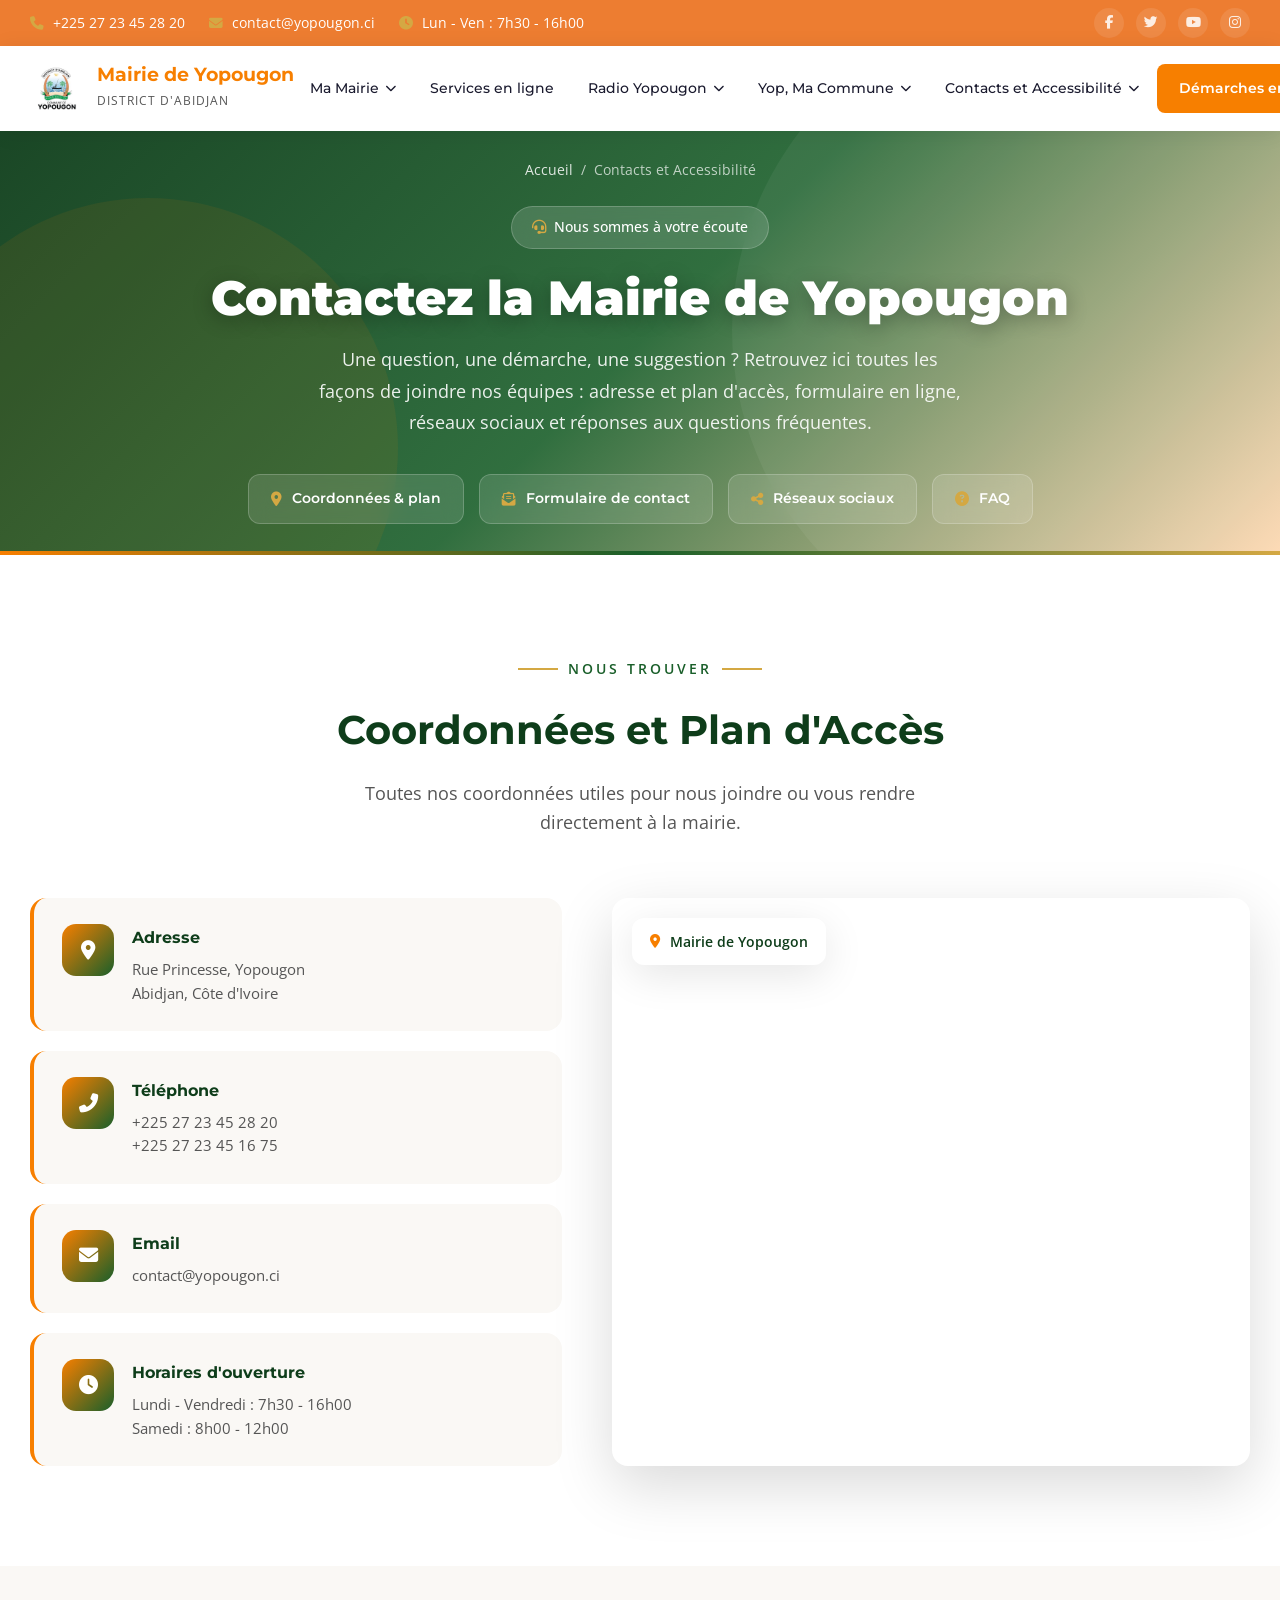
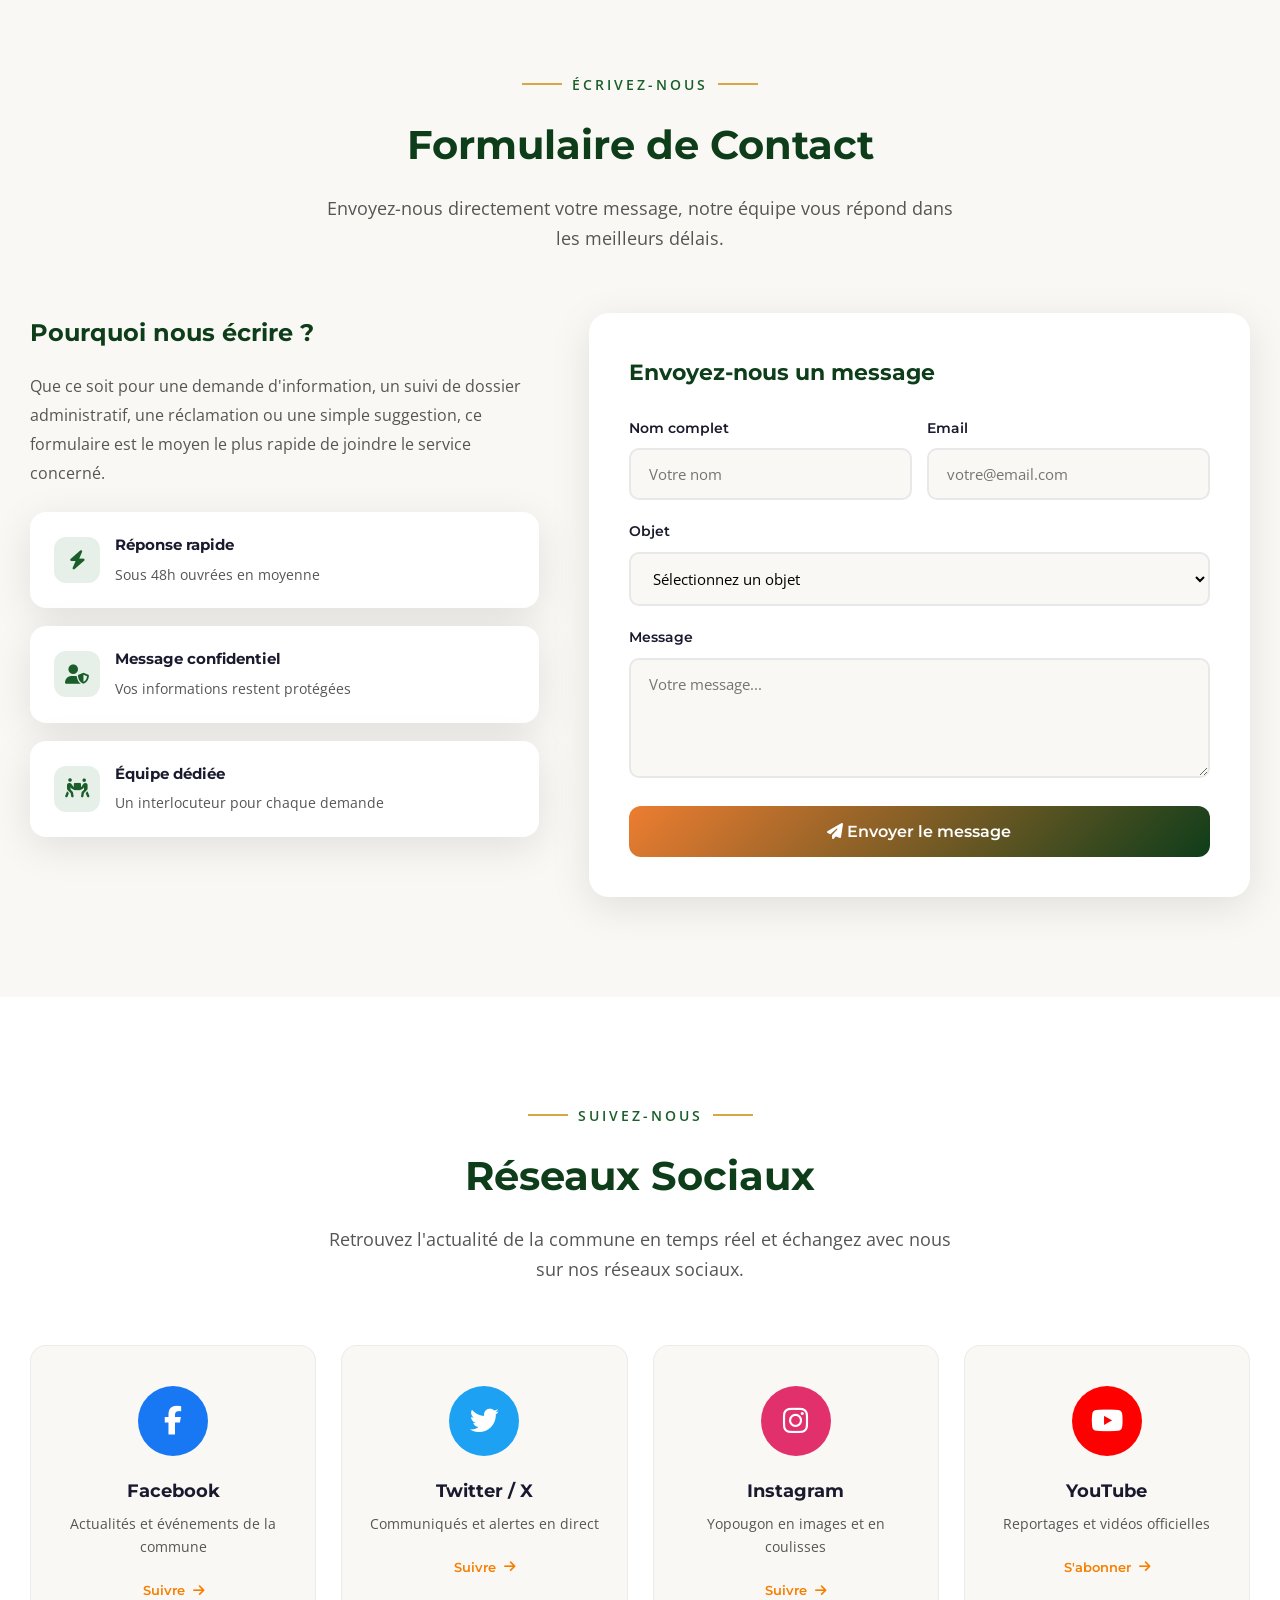
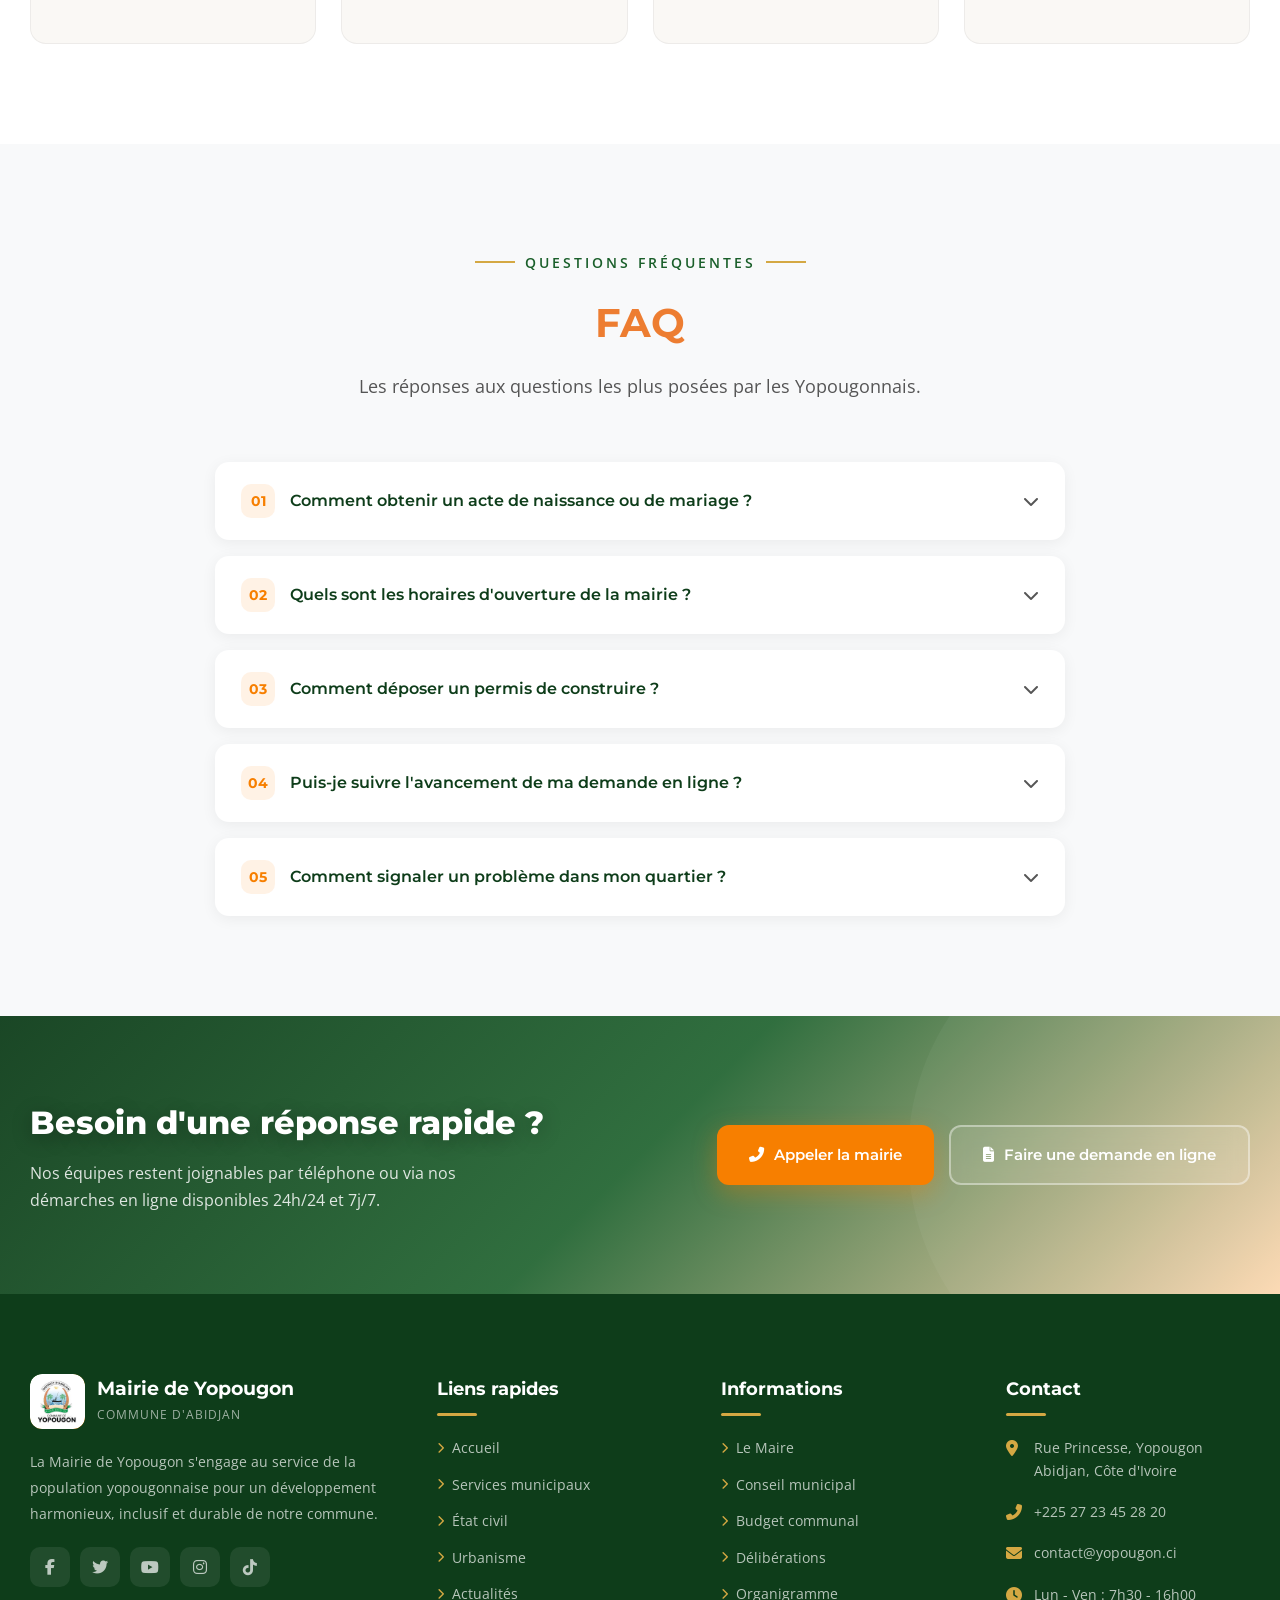
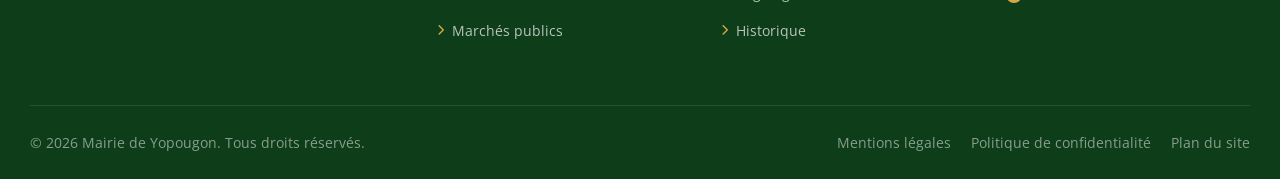
<file: contact.html>
<!DOCTYPE html>
<html lang="fr">
<head>
    <meta charset="UTF-8">
    <meta name="viewport" content="width=device-width, initial-scale=1.0">
    <meta name="description" content="Contactez la Mairie de Yopougon - Coordonnées, formulaire de contact, réseaux sociaux et FAQ">
    <title>Contact - Mairie de Yopougon</title>
    <link href="https://fonts.googleapis.com/css2?family=Montserrat:wght@300;400;500;600;700;800&family=Open+Sans:wght@300;400;500;600;700&display=swap" rel="stylesheet">
    <link rel="stylesheet" href="https://cdnjs.cloudflare.com/ajax/libs/font-awesome/6.5.0/css/all.min.css">
    <link rel="stylesheet" href="css/base.css">
    <link rel="stylesheet" href="css/navbar.css">
    <link rel="stylesheet" href="css/contact.css">
</head>
<body>

    <!-- TOP BAR -->
    <div class="top-bar">
        <div class="container">
            <div class="top-bar-left">
                <span><i class="fas fa-phone"></i> +225 27 23 45 28 20</span>
                <span><i class="fas fa-envelope"></i> contact@yopougon.ci</span>
                <span><i class="fas fa-clock"></i> Lun - Ven : 7h30 - 16h00</span>
            </div>
            <div class="top-bar-right">
                <a href="#" aria-label="Facebook"><i class="fab fa-facebook-f"></i></a>
                <a href="#" aria-label="Twitter"><i class="fab fa-twitter"></i></a>
                <a href="#" aria-label="YouTube"><i class="fab fa-youtube"></i></a>
                <a href="#" aria-label="Instagram"><i class="fab fa-instagram"></i></a>
            </div>
        </div>
    </div>

    <!-- NAVBAR -->
    <nav class="navbar" id="navbar">
        <div class="container">
            <a href="index.html" class="logo">
                <div class="logo-icon"><img src="images/logo-2.jpg" style="height: 100%; width: 100%; object-fit: cover;" alt="Logo Mairie de Yopougon"></div>
                <div class="logo-text">
                    <h1>Mairie de Yopougon</h1>
                    <span>District d'Abidjan</span>
                </div>
            </a>

            <div class="main-nav" id="mainNav">
                <ul>
                    <li>
                        <button class="nav-toggle" aria-expanded="false" aria-haspopup="true">
                            Ma Mairie <i class="fas fa-chevron-down chevron"></i>
                        </button>
                        <ul class="dropdown-menu">
                            <li>
                                <button class="nav-toggle" aria-expanded="false" aria-haspopup="true">
                                    <span><i class="fas fa-user-tie item-icon"></i> Le Maire</span>
                                    <i class="fas fa-chevron-right chevron-flyout"></i>
                                </button>
                                <ul class="flyout-menu">
                                    <li><a href="maire_adama_bictogo.html#maire">Mot du Maire</a></li>
                                    <li><a href="maire_adama_bictogo.html#biographie">Biographie</a></li>
                                </ul>
                            </li>
                            <li>
                                <button class="nav-toggle" aria-expanded="false" aria-haspopup="true">
                                    <span><i class="fas fa-sitemap item-icon"></i> Organisation politique et administrative</span>
                                    <i class="fas fa-chevron-right chevron-flyout"></i>
                                </button>
                                <ul class="flyout-menu">
                                    <li><a href="encoursdeconstruction.html">Secrétariat Général</a></li>
                                    <li><a href="encoursdeconstruction.html">La Municipalité</a></li>
                                    <li><a href="encoursdeconstruction.html">Le Conseil Municipal</a></li>
                                    <li><a href="encoursdeconstruction.html">Commissions du Conseil Municipal</a></li>
                                    <li><a href="encoursdeconstruction.html">Directions Techniques et Administratives</a></li>
                                </ul>
                            </li>
                            <li>
                                <button class="nav-toggle" aria-expanded="false" aria-haspopup="true">
                                    <span><i class="fas fa-newspaper item-icon"></i> Actualités de la commune</span>
                                    <i class="fas fa-chevron-right chevron-flyout"></i>
                                </button>
                                <ul class="flyout-menu">
                                    <li><a href="index.html#actualites">Actualités</a></li>
                                    <li><a href="encoursdeconstruction.html">Vidéothèque</a></li>
                                    <li><a href="encoursdeconstruction.html">Opportunités d'affaires</a></li>
                                    <li><a href="encoursdeconstruction.html">Agenda</a></li>
                                </ul>
                            </li>
                            <li><a href="encoursdeconstruction.html"><i class="fas fa-diagram-project item-icon"></i> Nos Projets</a></li>
                        </ul>
                    </li>

                    <li><a href="index.html#demande">Services en ligne</a></li>

                    <li>
                        <button class="nav-toggle" aria-expanded="false" aria-haspopup="true">
                            Radio Yopougon <i class="fas fa-chevron-down chevron"></i>
                        </button>
                        <ul class="dropdown-menu">
                            <li><a href="encoursdeconstruction.html"><i class="fas fa-circle-info item-icon"></i> Informations générales</a></li>
                            <li><a href="encoursdeconstruction.html"><i class="fas fa-list item-icon"></i> Programme de la radio</a></li>
                            <li><a href="encoursdeconstruction.html"><i class="fas fa-umbrella-beach item-icon"></i> Spécial vacances</a></li>
                            <li><a href="encoursdeconstruction.html"><i class="fab fa-facebook item-icon"></i> Facebook</a></li>
                        </ul>
                    </li>

                    <li>
                        <button class="nav-toggle" aria-expanded="false" aria-haspopup="true">
                            Yop, Ma Commune <i class="fas fa-chevron-down chevron"></i>
                        </button>
                        <ul class="dropdown-menu">
                            <li><a href="encoursdeconstruction.html"><i class="fas fa-scroll item-icon"></i> Histoire</a></li>
                            <li><a href="encoursdeconstruction.html"><i class="fas fa-landmark item-icon"></i> Histoire politique</a></li>
                            <li><a href="encoursdeconstruction.html"><i class="fas fa-map item-icon"></i> Géographie</a></li>
                            <li><a href="encoursdeconstruction.html"><i class="fas fa-people-group item-icon"></i> Gouvernance participative</a></li>
                            <li><a href="encoursdeconstruction.html"><i class="fas fa-chart-line item-icon"></i> Économie</a></li>
                            <li><a href="encoursdeconstruction.html"><i class="fas fa-briefcase item-icon"></i> Emplois</a></li>
                            <li><a href="encoursdeconstruction.html"><i class="fas fa-futbol item-icon"></i> Sport et culture</a></li>
                            <li><a href="encoursdeconstruction.html"><i class="fas fa-umbrella-beach item-icon"></i> Tourisme et loisirs</a></li>
                        </ul>
                    </li>

                    <li>
                        <button class="nav-toggle" aria-expanded="false" aria-haspopup="true">
                            Contacts et Accessibilité <i class="fas fa-chevron-down chevron"></i>
                        </button>
                        <ul class="dropdown-menu">
                            <li><a href="contact.html#coordonnees"><i class="fas fa-map-marker-alt item-icon"></i> Coordonnées et plans d'accès</a></li>
                            <li><a href="contact.html#formulaire"><i class="fas fa-envelope-open-text item-icon"></i> Formulaire de contact</a></li>
                            <li><a href="contact.html#reseaux"><i class="fas fa-share-nodes item-icon"></i> Réseaux sociaux</a></li>
                            <li><a href="contact.html#faq"><i class="fas fa-circle-question item-icon"></i> FAQ</a></li>
                        </ul>
                    </li>

                    <li class="nav-cta"><a href="index.html#demande">Démarches en ligne</a></li>
                </ul>
            </div>

            <button class="hamburger" id="hamburger" aria-label="Ouvrir le menu" aria-expanded="false">
                <span></span>
                <span></span>
                <span></span>
            </button>
        </div>
    </nav>
    <div class="nav-overlay" id="navOverlay"></div>

    <!-- PAGE HERO -->
    <section class="page-hero">
        <div class="container">
            <div class="breadcrumb">
                <a href="index.html">Accueil</a> <span>/</span> <span>Contacts et Accessibilité</span>
            </div>
            <div class="page-hero-badge">
                <i class="fas fa-headset"></i> Nous sommes à votre écoute
            </div>
            <h1>Contactez la Mairie de Yopougon</h1>
            <p>Une question, une démarche, une suggestion ? Retrouvez ici toutes les façons de joindre nos équipes : adresse et plan d'accès, formulaire en ligne, réseaux sociaux et réponses aux questions fréquentes.</p>
            <div class="quick-links fade-in">
                <a href="#coordonnees" class="quick-link"><i class="fas fa-map-marker-alt"></i> Coordonnées & plan</a>
                <a href="#formulaire" class="quick-link"><i class="fas fa-envelope-open-text"></i> Formulaire de contact</a>
                <a href="#reseaux" class="quick-link"><i class="fas fa-share-nodes"></i> Réseaux sociaux</a>
                <a href="#faq" class="quick-link"><i class="fas fa-circle-question"></i> FAQ</a>
            </div>
        </div>
    </section>

    <!-- COORDONNÉES & PLAN D'ACCÈS -->
    <section class="coordonnees" id="coordonnees">
        <div class="container">
            <div class="section-header fade-in">
                <div class="overline">Nous trouver</div>
                <h2>Coordonnées et Plan d'Accès</h2>
                <p>Toutes nos coordonnées utiles pour nous joindre ou vous rendre directement à la mairie.</p>
            </div>

            <div class="coord-grid">
                <div class="coord-cards fade-in">
                    <div class="coord-card">
                        <div class="coord-icon"><i class="fas fa-map-marker-alt"></i></div>
                        <div>
                            <h4>Adresse</h4>
                            <p>Rue Princesse, Yopougon<br>Abidjan, Côte d'Ivoire</p>
                        </div>
                    </div>
                    <div class="coord-card">
                        <div class="coord-icon"><i class="fas fa-phone-alt"></i></div>
                        <div>
                            <h4>Téléphone</h4>
                            <p><a href="tel:+22527234528">+225 27 23 45 28 20</a><br><a href="tel:+22527234516">+225 27 23 45 16 75</a></p>
                        </div>
                    </div>
                    <div class="coord-card">
                        <div class="coord-icon"><i class="fas fa-envelope"></i></div>
                        <div>
                            <h4>Email</h4>
                            <p><a href="mailto:contact@yopougon.ci">contact@yopougon.ci</a></p>
                        </div>
                    </div>
                    <div class="coord-card">
                        <div class="coord-icon"><i class="fas fa-clock"></i></div>
                        <div>
                            <h4>Horaires d'ouverture</h4>
                            <p>Lundi - Vendredi : 7h30 - 16h00<br>Samedi : 8h00 - 12h00</p>
                        </div>
                    </div>
                </div>

                <div class="map-wrapper fade-in">
                    <div class="map-pin-badge"><i class="fas fa-location-dot"></i> Mairie de Yopougon</div>
                    <iframe
                        src="https://www.google.com/maps/embed?pb=!1m18!1m12!1m3!1d3972.123!2d-4.0825!3d5.3489!2m3!1f0!2f0!3f0!3m2!1i1024!2i768!4f13.1!3m3!1m2!1s0x0%3A0x0!2zNcKwMjAnNTYuMCJOIDTCsDAwJzQyLjAiVw!5e0!3m2!1sfr!2sci!4v1234567890"
                        allowfullscreen="" loading="lazy" title="Plan d'accès à la Mairie de Yopougon"></iframe>
                </div>
            </div>
        </div>
    </section>

    <!-- FORMULAIRE DE CONTACT -->
    <section class="formulaire-section" id="formulaire">
        <div class="container">
            <div class="section-header fade-in">
                <div class="overline">Écrivez-nous</div>
                <h2>Formulaire de Contact</h2>
                <p>Envoyez-nous directement votre message, notre équipe vous répond dans les meilleurs délais.</p>
            </div>

            <div class="form-grid">
                <div class="form-side-info fade-in">
                    <h3>Pourquoi nous écrire ?</h3>
                    <p>Que ce soit pour une demande d'information, un suivi de dossier administratif, une réclamation ou une simple suggestion, ce formulaire est le moyen le plus rapide de joindre le service concerné.</p>

                    <div class="response-time">
                        <div class="r-icon"><i class="fas fa-bolt"></i></div>
                        <div>
                            <h4>Réponse rapide</h4>
                            <span>Sous 48h ouvrées en moyenne</span>
                        </div>
                    </div>
                    <div class="response-time">
                        <div class="r-icon"><i class="fas fa-user-shield"></i></div>
                        <div>
                            <h4>Message confidentiel</h4>
                            <span>Vos informations restent protégées</span>
                        </div>
                    </div>
                    <div class="response-time">
                        <div class="r-icon"><i class="fas fa-people-carry"></i></div>
                        <div>
                            <h4>Équipe dédiée</h4>
                            <span>Un interlocuteur pour chaque demande</span>
                        </div>
                    </div>
                </div>

                <div class="contact-form fade-in">
                    <h3>Envoyez-nous un message</h3>
                    <form id="contactForm">
                        <div class="form-row">
                            <div class="form-group">
                                <label>Nom complet</label>
                                <input type="text" placeholder="Votre nom" required>
                            </div>
                            <div class="form-group">
                                <label>Email</label>
                                <input type="email" placeholder="votre@email.com" required>
                            </div>
                        </div>
                        <div class="form-group">
                            <label>Objet</label>
                            <select required>
                                <option value="">Sélectionnez un objet</option>
                                <option>Demande d'information</option>
                                <option>État civil</option>
                                <option>Urbanisme</option>
                                <option>Réclamation</option>
                                <option>Suggestion</option>
                                <option>Autre</option>
                            </select>
                        </div>
                        <div class="form-group">
                            <label>Message</label>
                            <textarea placeholder="Votre message..." required></textarea>
                        </div>
                        <button type="submit" class="btn-submit">
                            <i class="fas fa-paper-plane"></i> Envoyer le message
                        </button>
                    </form>
                </div>
            </div>
        </div>
    </section>

    <!-- RÉSEAUX SOCIAUX -->
    <section class="reseaux-sociaux" id="reseaux">
        <div class="container">
            <div class="section-header fade-in">
                <div class="overline">Suivez-nous</div>
                <h2>Réseaux Sociaux</h2>
                <p>Retrouvez l'actualité de la commune en temps réel et échangez avec nous sur nos réseaux sociaux.</p>
            </div>

            <div class="social-grid">
                <a href="#" class="social-card fade-in" style="--social-color:#1877F2;">
                    <div class="social-icon"><i class="fab fa-facebook-f"></i></div>
                    <h3>Facebook</h3>
                    <p>Actualités et événements de la commune</p>
                    <span class="social-follow">Suivre <i class="fas fa-arrow-right"></i></span>
                </a>
                <a href="#" class="social-card fade-in" style="--social-color:#1DA1F2;">
                    <div class="social-icon"><i class="fab fa-twitter"></i></div>
                    <h3>Twitter / X</h3>
                    <p>Communiqués et alertes en direct</p>
                    <span class="social-follow">Suivre <i class="fas fa-arrow-right"></i></span>
                </a>
                <a href="#" class="social-card fade-in" style="--social-color:#E1306C;">
                    <div class="social-icon"><i class="fab fa-instagram"></i></div>
                    <h3>Instagram</h3>
                    <p>Yopougon en images et en coulisses</p>
                    <span class="social-follow">Suivre <i class="fas fa-arrow-right"></i></span>
                </a>
                <a href="#" class="social-card fade-in" style="--social-color:#FF0000;">
                    <div class="social-icon"><i class="fab fa-youtube"></i></div>
                    <h3>YouTube</h3>
                    <p>Reportages et vidéos officielles</p>
                    <span class="social-follow">S'abonner <i class="fas fa-arrow-right"></i></span>
                </a>
            </div>
        </div>
    </section>

    <!-- FAQ -->
    <section class="faq" id="faq">
        <div class="container">
            <div class="section-header fade-in">
                <div class="overline">Questions fréquentes</div>
                <h2 style="color:rgba(237, 125, 49);">FAQ</h2>
                <p>Les réponses aux questions les plus posées par les Yopougonnais.</p>
            </div>

            <div class="faq-list fade-in">
                <div class="faq-item">
                    <button class="faq-question" aria-expanded="false">
                        <span class="faq-q-left"><span class="faq-num">01</span> Comment obtenir un acte de naissance ou de mariage ?</span>
                        <i class="fas fa-chevron-down faq-chevron"></i>
                    </button>
                    <div class="faq-answer">
                        <div class="faq-answer-inner">
                            Vous pouvez déposer votre demande directement en ligne via la rubrique « Demande en Ligne » ou vous présenter au guichet État Civil de la mairie muni d'une pièce d'identité. Le délai moyen de délivrance est de 48 à 72 heures.
                        </div>
                    </div>
                </div>

                <div class="faq-item">
                    <button class="faq-question" aria-expanded="false">
                        <span class="faq-q-left"><span class="faq-num">02</span> Quels sont les horaires d'ouverture de la mairie ?</span>
                        <i class="fas fa-chevron-down faq-chevron"></i>
                    </button>
                    <div class="faq-answer">
                        <div class="faq-answer-inner">
                            La mairie est ouverte du lundi au vendredi de 7h30 à 16h00, et le samedi de 8h00 à 12h00 pour certains services d'état civil.
                        </div>
                    </div>
                </div>

                <div class="faq-item">
                    <button class="faq-question" aria-expanded="false">
                        <span class="faq-q-left"><span class="faq-num">03</span> Comment déposer un permis de construire ?</span>
                        <i class="fas fa-chevron-down faq-chevron"></i>
                    </button>
                    <div class="faq-answer">
                        <div class="faq-answer-inner">
                            Le dossier de permis de construire se dépose au service Urbanisme de la mairie, accompagné du plan de situation, du plan de masse et des pièces justificatives de propriété. Un accusé de dépôt vous sera remis immédiatement.
                        </div>
                    </div>
                </div>

                <div class="faq-item">
                    <button class="faq-question" aria-expanded="false">
                        <span class="faq-q-left"><span class="faq-num">04</span> Puis-je suivre l'avancement de ma demande en ligne ?</span>
                        <i class="fas fa-chevron-down faq-chevron"></i>
                    </button>
                    <div class="faq-answer">
                        <div class="faq-answer-inner">
                            Oui. Chaque demande effectuée via nos services en ligne génère un numéro de suivi qui vous permet de consulter l'état d'avancement de votre dossier à tout moment.
                        </div>
                    </div>
                </div>

                <div class="faq-item">
                    <button class="faq-question" aria-expanded="false">
                        <span class="faq-q-left"><span class="faq-num">05</span> Comment signaler un problème dans mon quartier ?</span>
                        <i class="fas fa-chevron-down faq-chevron"></i>
                    </button>
                    <div class="faq-answer">
                        <div class="faq-answer-inner">
                            Utilisez le formulaire de contact ci-dessus en sélectionnant l'objet « Réclamation », ou contactez-nous directement par téléphone. Votre signalement sera transmis à la direction technique concernée.
                        </div>
                    </div>
                </div>
            </div>
        </div>
    </section>

    <!-- BANDE CTA -->
    <section class="cta-band">
        <div class="container">
            <div class="cta-band-text fade-in">
                <h2>Besoin d'une réponse rapide ?</h2>
                <p>Nos équipes restent joignables par téléphone ou via nos démarches en ligne disponibles 24h/24 et 7j/7.</p>
            </div>
            <div class="cta-band-buttons fade-in">
                <a href="tel:+22527234528" class="btn btn-primary"><i class="fas fa-phone-alt"></i> Appeler la mairie</a>
                <a href="index.html#demande" class="btn btn-outline"><i class="fas fa-file-alt"></i> Faire une demande en ligne</a>
            </div>
        </div>
    </section>

    <!-- FOOTER -->
    <footer class="footer">
        <div class="container">
            <div class="footer-grid">
                <div class="footer-about">
                    <a href="index.html" class="logo">
                        <div class="logo-icon">
                            <div class="logo-icon"><img src="images/logo-2.jpg" style="height: 100%; width: 100%; object-fit: cover;" alt="Logo Mairie de Yopougon"></div>
                        </div>
                        <div class="logo-text">
                            <h1>Mairie de Yopougon</h1>
                            <span>Commune d'Abidjan</span>
                        </div>
                    </a>
                    <p>La Mairie de Yopougon s'engage au service de la population yopougonnaise pour un développement harmonieux, inclusif et durable de notre commune.</p>
                    <div class="footer-social">
                        <a href="#"><i class="fab fa-facebook-f"></i></a>
                        <a href="#"><i class="fab fa-twitter"></i></a>
                        <a href="#"><i class="fab fa-youtube"></i></a>
                        <a href="#"><i class="fab fa-instagram"></i></a>
                        <a href="#"><i class="fab fa-tiktok"></i></a>
                    </div>
                </div>
                <div>
                    <h4>Liens rapides</h4>
                    <ul class="footer-links">
                        <li><a href="index.html"><i class="fas fa-chevron-right"></i> Accueil</a></li>
                        <li><a href="index.html#demande"><i class="fas fa-chevron-right"></i> Services municipaux</a></li>
                        <li><a href="index.html#demande"><i class="fas fa-chevron-right"></i> État civil</a></li>
                        <li><a href="encoursdeconstruction.html"><i class="fas fa-chevron-right"></i> Urbanisme</a></li>
                        <li><a href="index.html#actualites"><i class="fas fa-chevron-right"></i> Actualités</a></li>
                        <li><a href="encoursdeconstruction.html"><i class="fas fa-chevron-right"></i> Marchés publics</a></li>
                    </ul>
                </div>
                <div>
                    <h4>Informations</h4>
                    <ul class="footer-links">
                        <li><a href="maire_adama_bictogo.html"><i class="fas fa-chevron-right"></i> Le Maire</a></li>
                        <li><a href="encoursdeconstruction.html"><i class="fas fa-chevron-right"></i> Conseil municipal</a></li>
                        <li><a href="encoursdeconstruction.html"><i class="fas fa-chevron-right"></i> Budget communal</a></li>
                        <li><a href="encoursdeconstruction.html"><i class="fas fa-chevron-right"></i> Délibérations</a></li>
                        <li><a href="encoursdeconstruction.html"><i class="fas fa-chevron-right"></i> Organigramme</a></li>
                        <li><a href="encoursdeconstruction.html"><i class="fas fa-chevron-right"></i> Historique</a></li>
                    </ul>
                </div>
                <div>
                    <h4>Contact</h4>
                    <div class="footer-contact-item">
                        <i class="fas fa-map-marker-alt"></i>
                        <span>Rue Princesse, Yopougon<br>Abidjan, Côte d'Ivoire</span>
                    </div>
                    <div class="footer-contact-item">
                        <i class="fas fa-phone-alt"></i>
                        <span>+225 27 23 45 28 20</span>
                    </div>
                    <div class="footer-contact-item">
                        <i class="fas fa-envelope"></i>
                        <span>contact@yopougon.ci</span>
                    </div>
                    <div class="footer-contact-item">
                        <i class="fas fa-clock"></i>
                        <span>Lun - Ven : 7h30 - 16h00</span>
                    </div>
                </div>
            </div>
            <div class="footer-bottom">
                <p>&copy; 2026 Mairie de Yopougon. Tous droits réservés.</p>
                <div class="footer-bottom-links">
                    <a href="encoursdeconstruction.html">Mentions légales</a>
                    <a href="encoursdeconstruction.html">Politique de confidentialité</a>
                    <a href="encoursdeconstruction.html">Plan du site</a>
                </div>
            </div>
        </div>
    </footer>

    <!-- SCROLL TO TOP -->
    <button class="scroll-top" id="scrollTop" aria-label="Retour en haut">
        <i class="fas fa-chevron-up"></i>
    </button>

    <script src="js/navbar.js"></script>
    <script src="js/contact.js"></script>
</body>
</html>
</file>
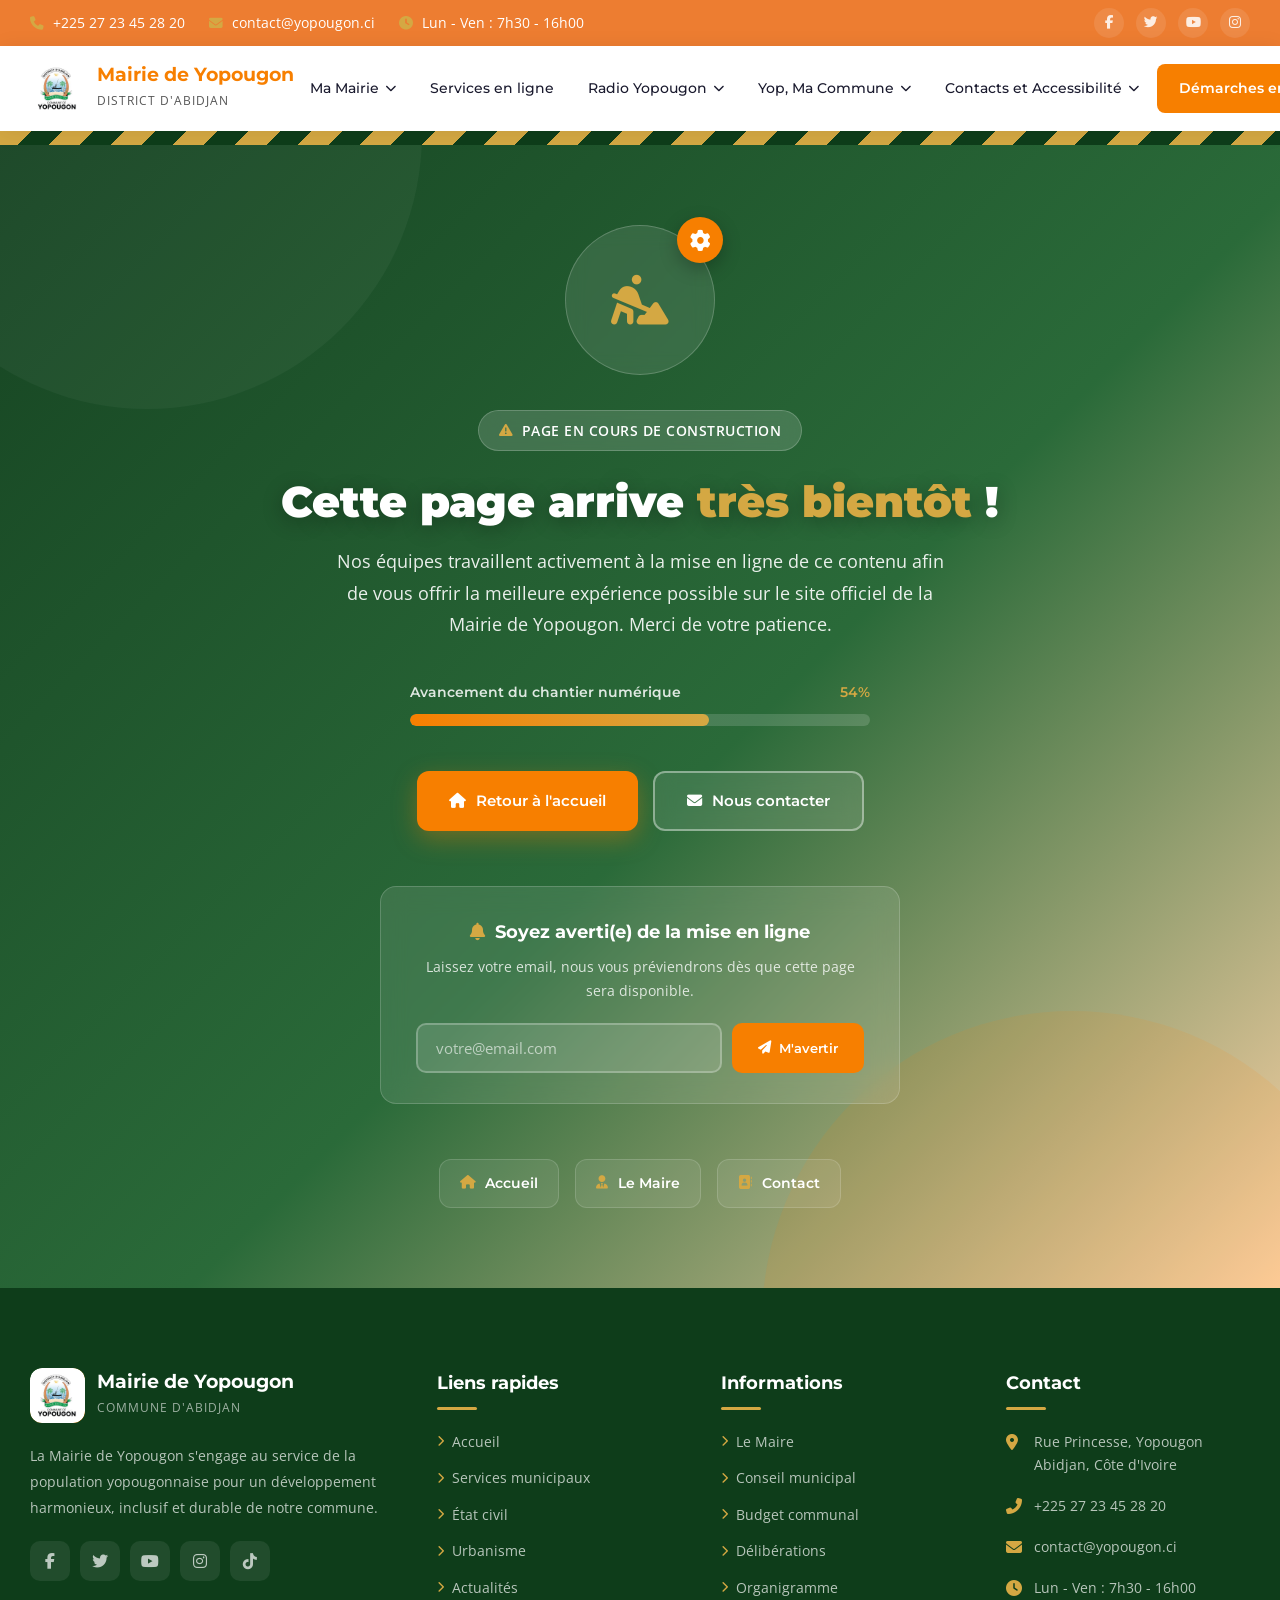
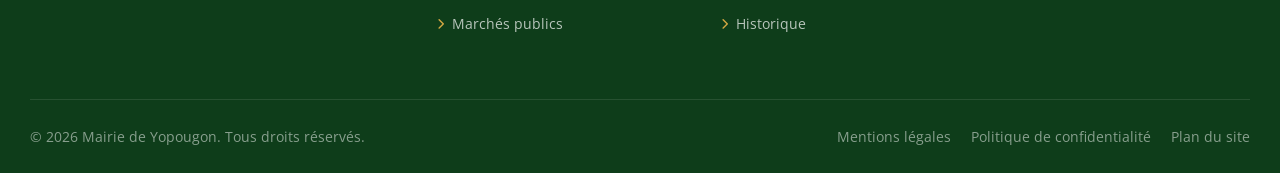
<file: encoursdeconstruction.html>
<!DOCTYPE html>
<html lang="fr">
<head>
    <meta charset="UTF-8">
    <meta name="viewport" content="width=device-width, initial-scale=1.0">
    <meta name="description" content="Page en cours de construction - Site officiel de la Mairie de Yopougon">
    <title>Page en construction - Mairie de Yopougon</title>
    <link href="https://fonts.googleapis.com/css2?family=Montserrat:wght@300;400;500;600;700;800;900&family=Open+Sans:wght@300;400;500;600;700&display=swap" rel="stylesheet">
    <link rel="stylesheet" href="https://cdnjs.cloudflare.com/ajax/libs/font-awesome/6.5.0/css/all.min.css">
    <link rel="stylesheet" href="css/base.css">
    <link rel="stylesheet" href="css/navbar.css">
    <link rel="stylesheet" href="css/construction.css">
</head>
<body>

    <!-- TOP BAR -->
    <div class="top-bar">
        <div class="container">
            <div class="top-bar-left">
                <span><i class="fas fa-phone"></i> +225 27 23 45 28 20</span>
                <span><i class="fas fa-envelope"></i> contact@yopougon.ci</span>
                <span><i class="fas fa-clock"></i> Lun - Ven : 7h30 - 16h00</span>
            </div>
            <div class="top-bar-right">
                <a href="#" aria-label="Facebook"><i class="fab fa-facebook-f"></i></a>
                <a href="#" aria-label="Twitter"><i class="fab fa-twitter"></i></a>
                <a href="#" aria-label="YouTube"><i class="fab fa-youtube"></i></a>
                <a href="#" aria-label="Instagram"><i class="fab fa-instagram"></i></a>
            </div>
        </div>
    </div>

    <!-- NAVBAR -->
    <nav class="navbar" id="navbar">
        <div class="container">
            <a href="index.html" class="logo">
                <div class="logo-icon"><img src="images/logo-2.jpg" style="height: 100%; width: 100%; object-fit: cover;" alt="Logo Mairie de Yopougon"></div>
                <div class="logo-text">
                    <h1>Mairie de Yopougon</h1>
                    <span>District d'Abidjan</span>
                </div>
            </a>

            <div class="main-nav" id="mainNav">
                <ul>
                    <li>
                        <button class="nav-toggle" aria-expanded="false" aria-haspopup="true">
                            Ma Mairie <i class="fas fa-chevron-down chevron"></i>
                        </button>
                        <ul class="dropdown-menu">
                            <li>
                                <button class="nav-toggle" aria-expanded="false" aria-haspopup="true">
                                    <span><i class="fas fa-user-tie item-icon"></i> Le Maire</span>
                                    <i class="fas fa-chevron-right chevron-flyout"></i>
                                </button>
                                <ul class="flyout-menu">
                                    <li><a href="maire_adama_bictogo.html#maire">Mot du Maire</a></li>
                                    <li><a href="maire_adama_bictogo.html#biographie">Biographie</a></li>
                                </ul>
                            </li>
                            <li>
                                <button class="nav-toggle" aria-expanded="false" aria-haspopup="true">
                                    <span><i class="fas fa-sitemap item-icon"></i> Organisation politique et administrative</span>
                                    <i class="fas fa-chevron-right chevron-flyout"></i>
                                </button>
                                <ul class="flyout-menu">
                                    <li><a href="encoursdeconstruction.html">Secrétariat Général</a></li>
                                    <li><a href="encoursdeconstruction.html">La Municipalité</a></li>
                                    <li><a href="encoursdeconstruction.html">Le Conseil Municipal</a></li>
                                    <li><a href="encoursdeconstruction.html">Commissions du Conseil Municipal</a></li>
                                    <li><a href="encoursdeconstruction.html">Directions Techniques et Administratives</a></li>
                                </ul>
                            </li>
                            <li>
                                <button class="nav-toggle" aria-expanded="false" aria-haspopup="true">
                                    <span><i class="fas fa-newspaper item-icon"></i> Actualités de la commune</span>
                                    <i class="fas fa-chevron-right chevron-flyout"></i>
                                </button>
                                <ul class="flyout-menu">
                                    <li><a href="index.html#actualites">Actualités</a></li>
                                    <li><a href="encoursdeconstruction.html">Vidéothèque</a></li>
                                    <li><a href="encoursdeconstruction.html">Opportunités d'affaires</a></li>
                                    <li><a href="encoursdeconstruction.html">Agenda</a></li>
                                </ul>
                            </li>
                            <li><a href="encoursdeconstruction.html"><i class="fas fa-diagram-project item-icon"></i> Nos Projets</a></li>
                        </ul>
                    </li>

                    <li><a href="index.html#demande">Services en ligne</a></li>

                    <li>
                        <button class="nav-toggle" aria-expanded="false" aria-haspopup="true">
                            Radio Yopougon <i class="fas fa-chevron-down chevron"></i>
                        </button>
                        <ul class="dropdown-menu">
                            <li><a href="encoursdeconstruction.html"><i class="fas fa-circle-info item-icon"></i> Informations générales</a></li>
                            <li><a href="encoursdeconstruction.html"><i class="fas fa-list item-icon"></i> Programme de la radio</a></li>
                            <li><a href="encoursdeconstruction.html"><i class="fas fa-umbrella-beach item-icon"></i> Spécial vacances</a></li>
                            <li><a href="encoursdeconstruction.html"><i class="fab fa-facebook item-icon"></i> Facebook</a></li>
                        </ul>
                    </li>

                    <li>
                        <button class="nav-toggle" aria-expanded="false" aria-haspopup="true">
                            Yop, Ma Commune <i class="fas fa-chevron-down chevron"></i>
                        </button>
                        <ul class="dropdown-menu">
                            <li><a href="encoursdeconstruction.html"><i class="fas fa-scroll item-icon"></i> Histoire</a></li>
                            <li><a href="encoursdeconstruction.html"><i class="fas fa-landmark item-icon"></i> Histoire politique</a></li>
                            <li><a href="encoursdeconstruction.html"><i class="fas fa-map item-icon"></i> Géographie</a></li>
                            <li><a href="encoursdeconstruction.html"><i class="fas fa-people-group item-icon"></i> Gouvernance participative</a></li>
                            <li><a href="encoursdeconstruction.html"><i class="fas fa-chart-line item-icon"></i> Économie</a></li>
                            <li><a href="encoursdeconstruction.html"><i class="fas fa-briefcase item-icon"></i> Emplois</a></li>
                            <li><a href="encoursdeconstruction.html"><i class="fas fa-futbol item-icon"></i> Sport et culture</a></li>
                            <li><a href="encoursdeconstruction.html"><i class="fas fa-umbrella-beach item-icon"></i> Tourisme et loisirs</a></li>
                        </ul>
                    </li>

                    <li>
                        <button class="nav-toggle" aria-expanded="false" aria-haspopup="true">
                            Contacts et Accessibilité <i class="fas fa-chevron-down chevron"></i>
                        </button>
                        <ul class="dropdown-menu">
                            <li><a href="contact.html#coordonnees"><i class="fas fa-map-marker-alt item-icon"></i> Coordonnées et plans d'accès</a></li>
                            <li><a href="contact.html#formulaire"><i class="fas fa-envelope-open-text item-icon"></i> Formulaire de contact</a></li>
                            <li><a href="contact.html#reseaux"><i class="fas fa-share-nodes item-icon"></i> Réseaux sociaux</a></li>
                            <li><a href="contact.html#faq"><i class="fas fa-circle-question item-icon"></i> FAQ</a></li>
                        </ul>
                    </li>

                    <li class="nav-cta"><a href="index.html#demande">Démarches en ligne</a></li>
                </ul>
            </div>

            <button class="hamburger" id="hamburger" aria-label="Ouvrir le menu" aria-expanded="false">
                <span></span>
                <span></span>
                <span></span>
            </button>
        </div>
    </nav>
    <div class="nav-overlay" id="navOverlay"></div>

    <!-- RUBAN DE CHANTIER -->
    <div class="tape-banner"></div>

    <!-- SECTION EN CONSTRUCTION -->
    <section class="construction">
        <div class="particles" id="particles"></div>
        <div class="container">

            <div class="construction-icon-wrap fade-in">
                <div class="construction-icon-circle">
                    <i class="fas fa-person-digging main-icon"></i>
                </div>
                <div class="gear-spin"><i class="fas fa-gear"></i></div>
            </div>

            <div class="construction-badge fade-in">
                <i class="fas fa-triangle-exclamation"></i> Page en cours de construction
            </div>

            <h1 class="fade-in">Cette page arrive <span>très bientôt</span> !</h1>
            <p class="lead fade-in">
                Nos équipes travaillent activement à la mise en ligne de ce contenu afin de vous offrir la meilleure
                expérience possible sur le site officiel de la Mairie de Yopougon. Merci de votre patience.
            </p>

            <div class="progress-wrap fade-in">
                <div class="progress-label">
                    <span>Avancement du chantier numérique</span>
                    <span class="progress-value" id="progressValue">0%</span>
                </div>
                <div class="progress-track">
                    <div class="progress-fill" id="progressFill" data-progress="65"></div>
                </div>
            </div>

            <div class="construction-buttons fade-in">
                <a href="index.html" class="btn btn-primary">
                    <i class="fas fa-house"></i> Retour à l'accueil
                </a>
                <a href="contact.html#formulaire" class="btn btn-outline">
                    <i class="fas fa-envelope"></i> Nous contacter
                </a>
            </div>

            <div class="notify-box fade-in">
                <h3><i class="fas fa-bell"></i> Soyez averti(e) de la mise en ligne</h3>
                <p>Laissez votre email, nous vous préviendrons dès que cette page sera disponible.</p>
                <form id="notifyForm" class="notify-form">
                    <input type="email" placeholder="votre@email.com" required>
                    <button type="submit"><i class="fas fa-paper-plane"></i> M'avertir</button>
                </form>
                <div class="notify-success" id="notifySuccess">
                    <i class="fas fa-circle-check"></i> Vous serez notifié(e) par email !
                </div>
            </div>

            <div class="available-links fade-in">
                <a href="index.html" class="available-link"><i class="fas fa-house"></i> Accueil</a>
                <a href="maire_adama_bictogo.html" class="available-link"><i class="fas fa-user-tie"></i> Le Maire</a>
                <a href="contact.html" class="available-link"><i class="fas fa-address-book"></i> Contact</a>
            </div>

        </div>
    </section>

    <!-- FOOTER -->
    <footer class="footer">
        <div class="container">
            <div class="footer-grid">
                <div class="footer-about">
                    <a href="index.html" class="logo">
                        <div class="logo-icon">
                            <div class="logo-icon"><img src="images/logo-2.jpg" style="height: 100%; width: 100%; object-fit: cover;" alt="Logo Mairie de Yopougon"></div>
                        </div>
                        <div class="logo-text">
                            <h1>Mairie de Yopougon</h1>
                            <span>Commune d'Abidjan</span>
                        </div>
                    </a>
                    <p>La Mairie de Yopougon s'engage au service de la population yopougonnaise pour un développement harmonieux, inclusif et durable de notre commune.</p>
                    <div class="footer-social">
                        <a href="#"><i class="fab fa-facebook-f"></i></a>
                        <a href="#"><i class="fab fa-twitter"></i></a>
                        <a href="#"><i class="fab fa-youtube"></i></a>
                        <a href="#"><i class="fab fa-instagram"></i></a>
                        <a href="#"><i class="fab fa-tiktok"></i></a>
                    </div>
                </div>
                <div>
                    <h4>Liens rapides</h4>
                    <ul class="footer-links">
                        <li><a href="index.html"><i class="fas fa-chevron-right"></i> Accueil</a></li>
                        <li><a href="index.html#demande"><i class="fas fa-chevron-right"></i> Services municipaux</a></li>
                        <li><a href="index.html#demande"><i class="fas fa-chevron-right"></i> État civil</a></li>
                        <li><a href="encoursdeconstruction.html"><i class="fas fa-chevron-right"></i> Urbanisme</a></li>
                        <li><a href="index.html#actualites"><i class="fas fa-chevron-right"></i> Actualités</a></li>
                        <li><a href="encoursdeconstruction.html"><i class="fas fa-chevron-right"></i> Marchés publics</a></li>
                    </ul>
                </div>
                <div>
                    <h4>Informations</h4>
                    <ul class="footer-links">
                        <li><a href="maire_adama_bictogo.html"><i class="fas fa-chevron-right"></i> Le Maire</a></li>
                        <li><a href="encoursdeconstruction.html"><i class="fas fa-chevron-right"></i> Conseil municipal</a></li>
                        <li><a href="encoursdeconstruction.html"><i class="fas fa-chevron-right"></i> Budget communal</a></li>
                        <li><a href="encoursdeconstruction.html"><i class="fas fa-chevron-right"></i> Délibérations</a></li>
                        <li><a href="encoursdeconstruction.html"><i class="fas fa-chevron-right"></i> Organigramme</a></li>
                        <li><a href="encoursdeconstruction.html"><i class="fas fa-chevron-right"></i> Historique</a></li>
                    </ul>
                </div>
                <div>
                    <h4>Contact</h4>
                    <div class="footer-contact-item">
                        <i class="fas fa-map-marker-alt"></i>
                        <span>Rue Princesse, Yopougon<br>Abidjan, Côte d'Ivoire</span>
                    </div>
                    <div class="footer-contact-item">
                        <i class="fas fa-phone-alt"></i>
                        <span>+225 27 23 45 28 20</span>
                    </div>
                    <div class="footer-contact-item">
                        <i class="fas fa-envelope"></i>
                        <span>contact@yopougon.ci</span>
                    </div>
                    <div class="footer-contact-item">
                        <i class="fas fa-clock"></i>
                        <span>Lun - Ven : 7h30 - 16h00</span>
                    </div>
                </div>
            </div>
            <div class="footer-bottom">
                <p>&copy; 2026 Mairie de Yopougon. Tous droits réservés.</p>
                <div class="footer-bottom-links">
                    <a href="encoursdeconstruction.html">Mentions légales</a>
                    <a href="encoursdeconstruction.html">Politique de confidentialité</a>
                    <a href="encoursdeconstruction.html">Plan du site</a>
                </div>
            </div>
        </div>
    </footer>

    <!-- SCROLL TO TOP -->
    <button class="scroll-top" id="scrollTop" aria-label="Retour en haut">
        <i class="fas fa-chevron-up"></i>
    </button>

    <script src="js/navbar.js"></script>
    <script src="js/construction.js"></script>
</body>
</html>
</file>
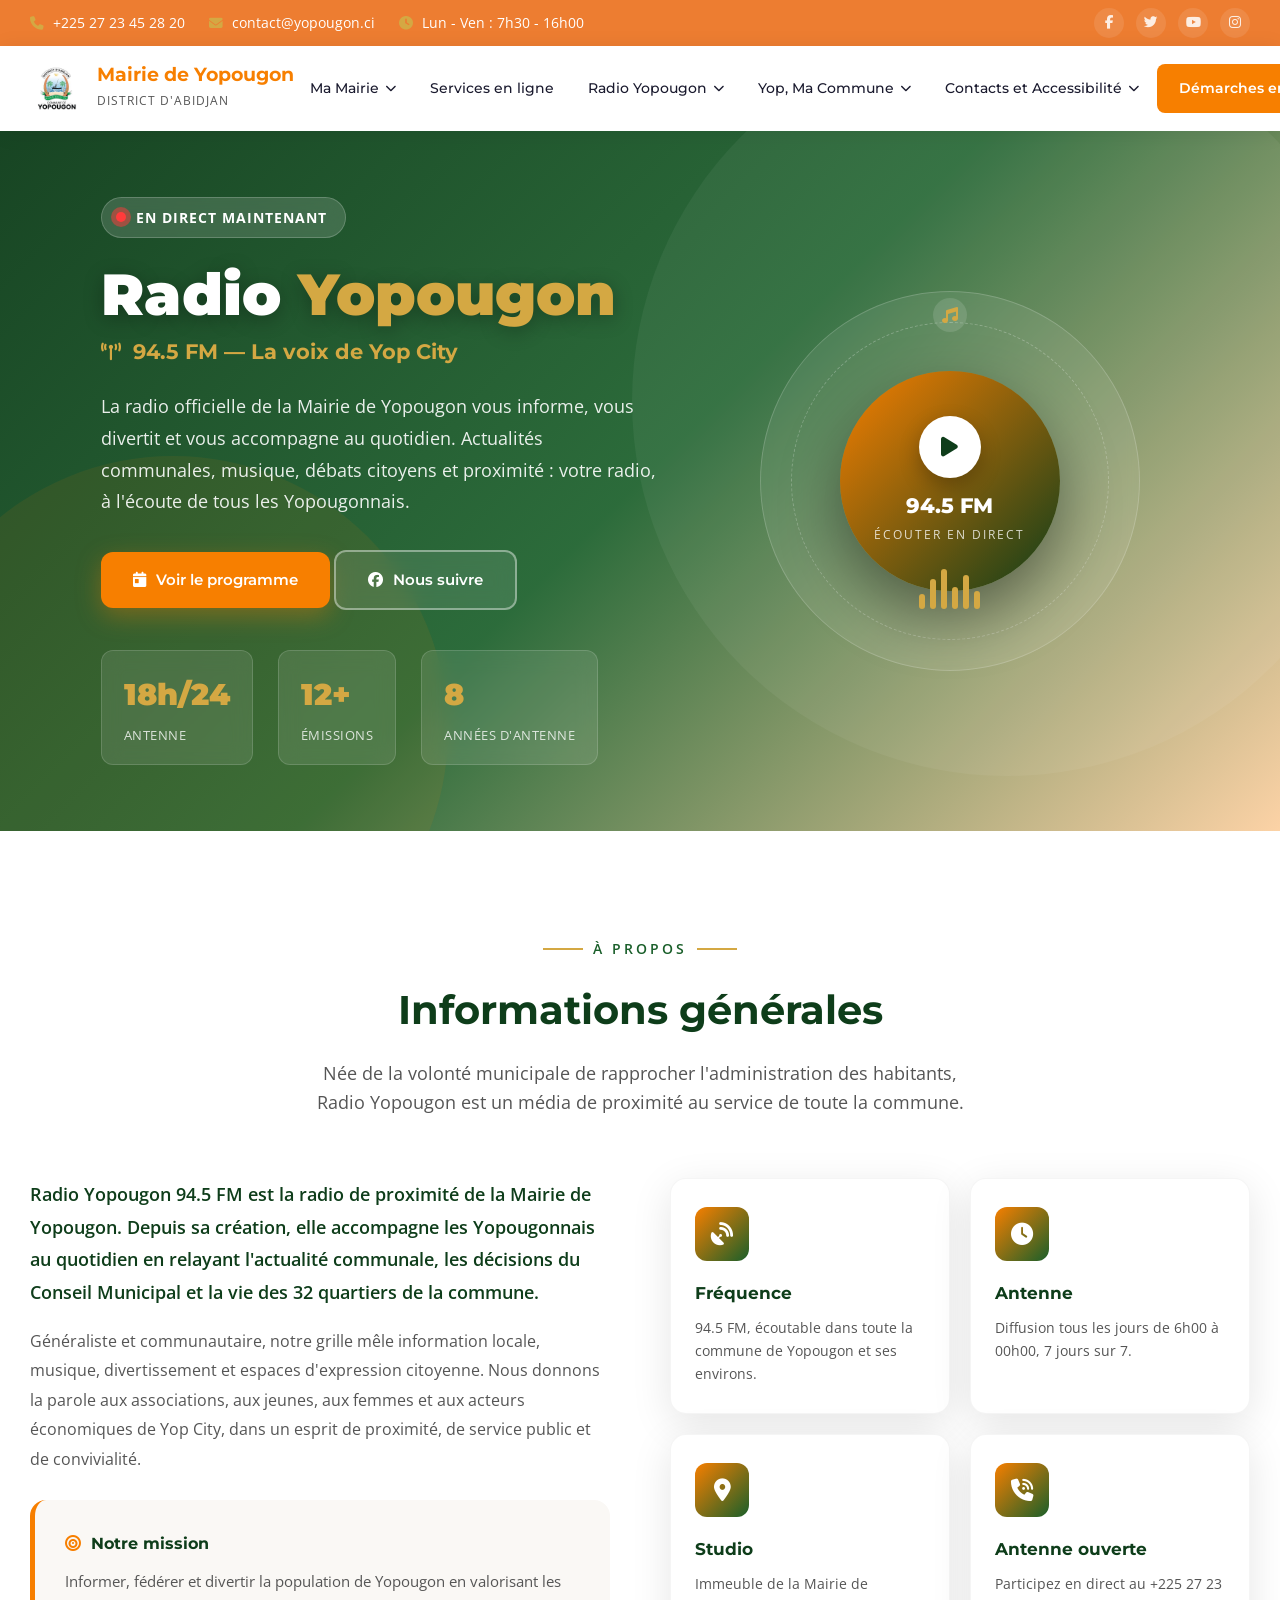
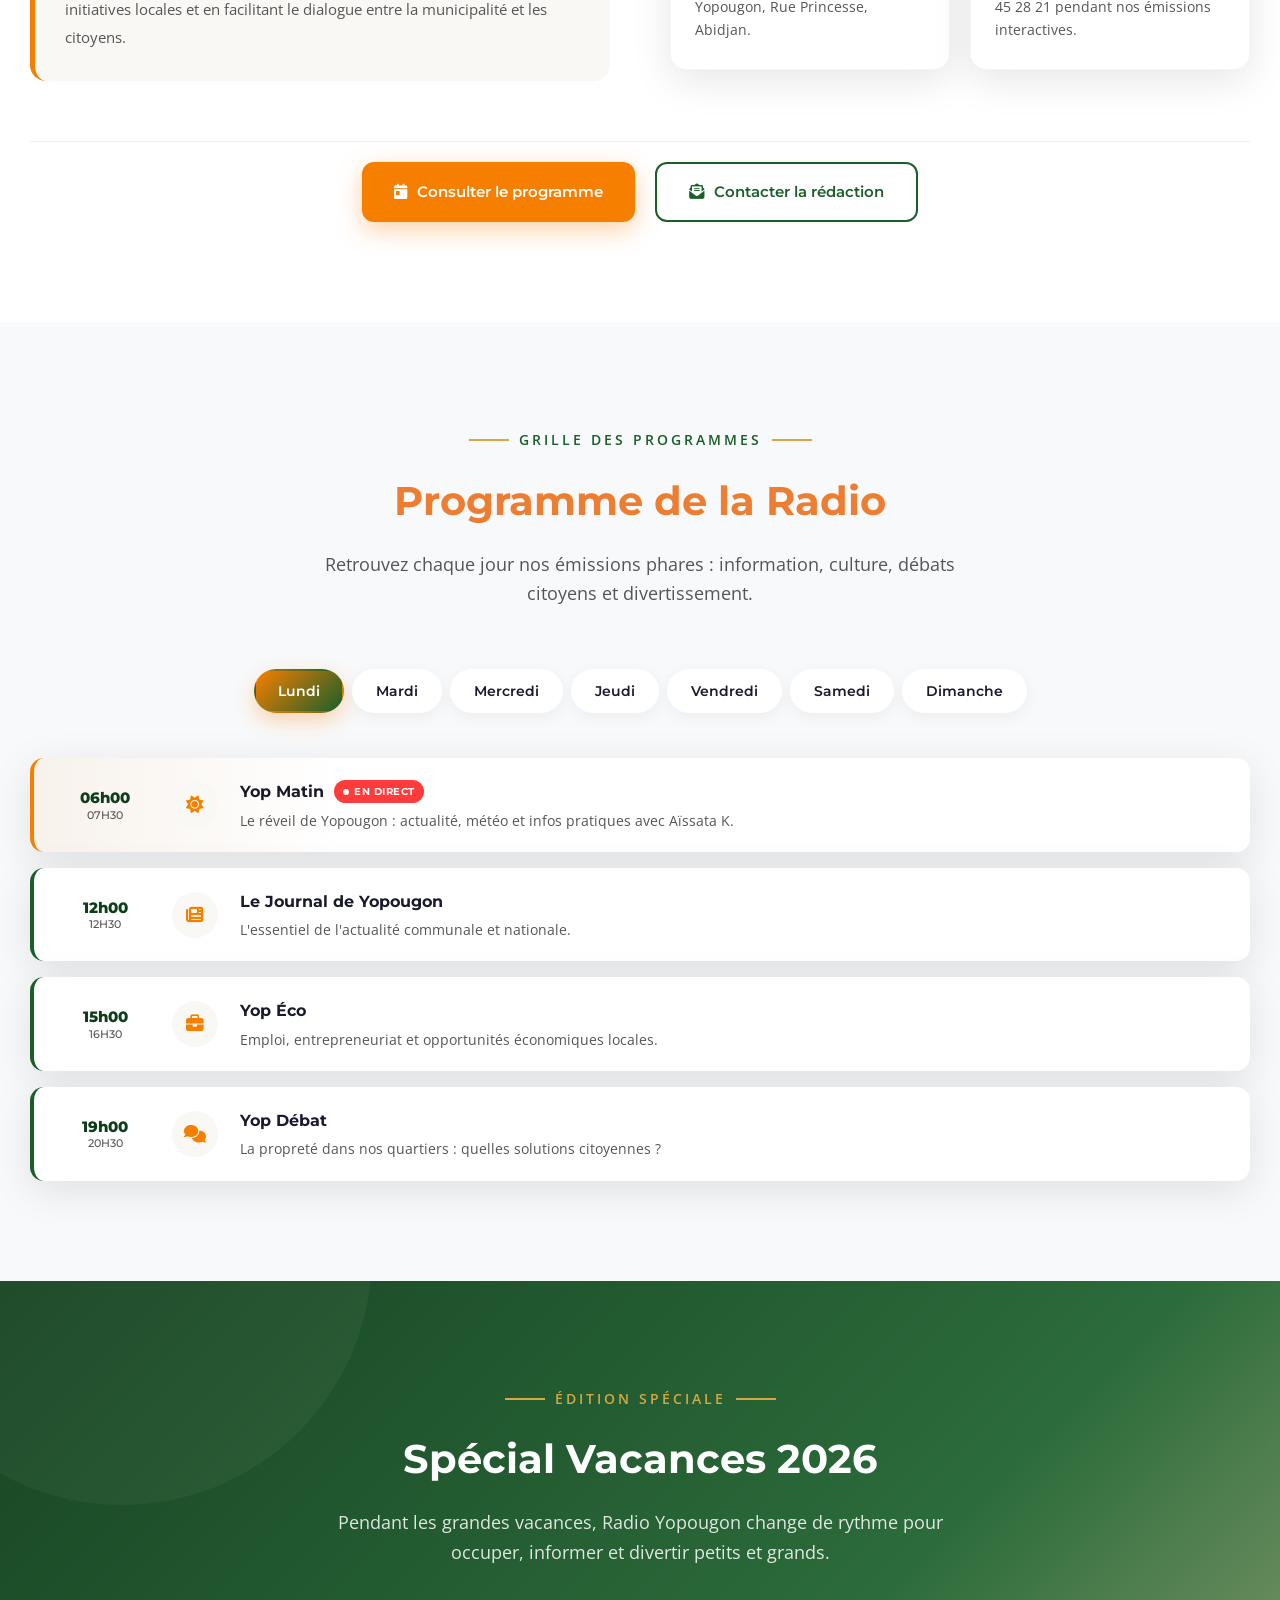
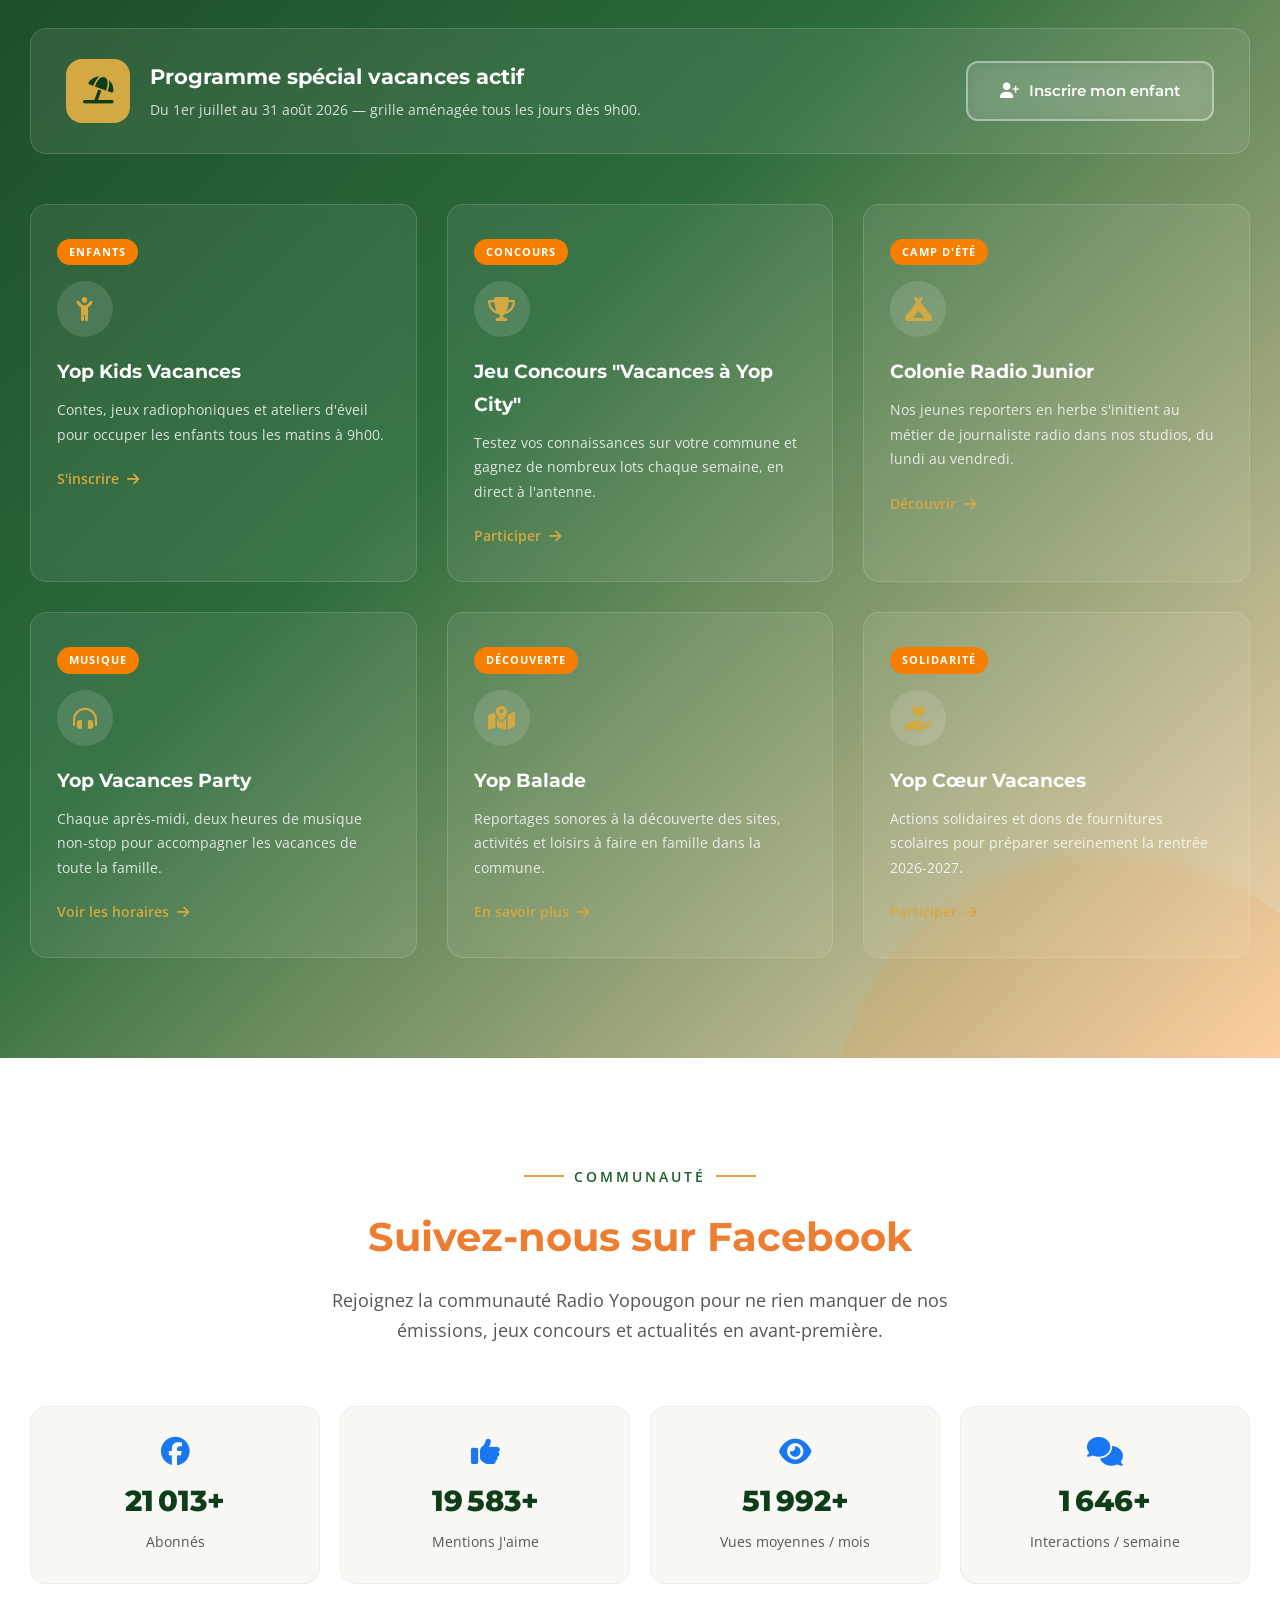
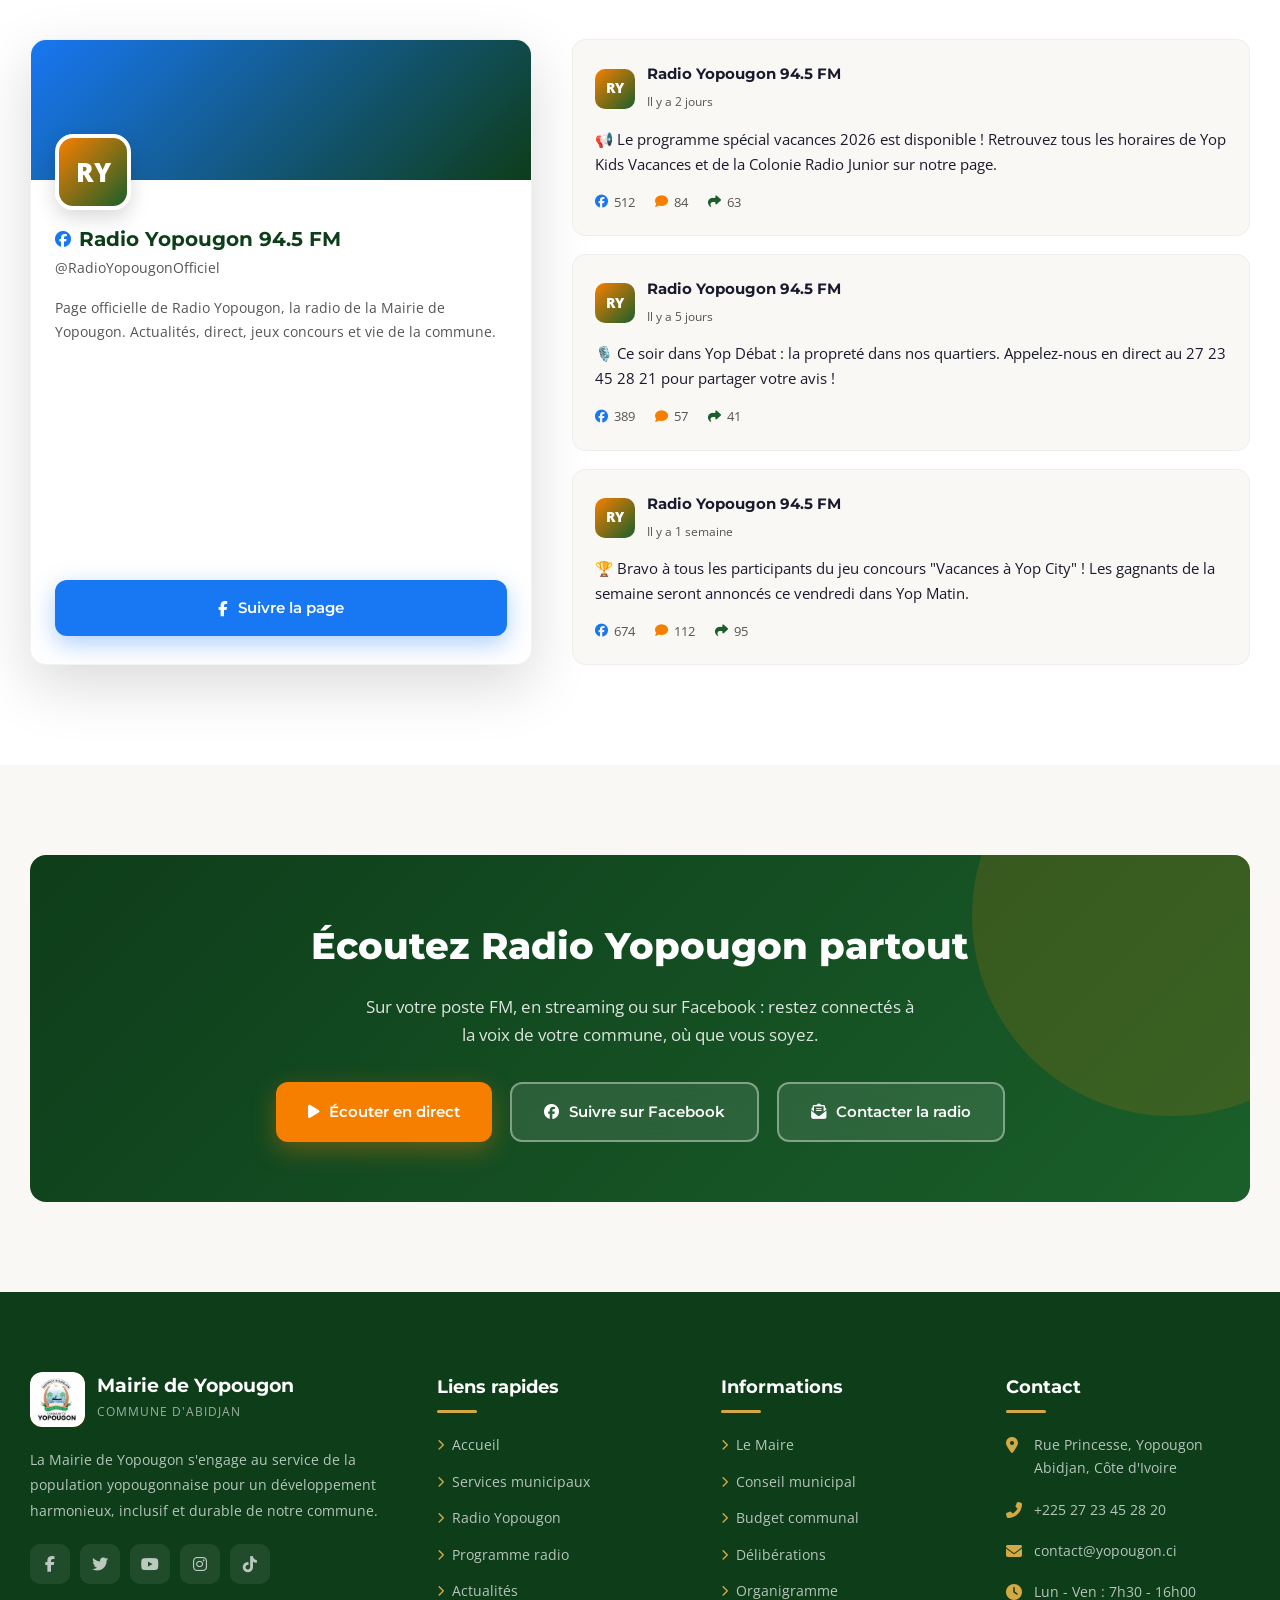
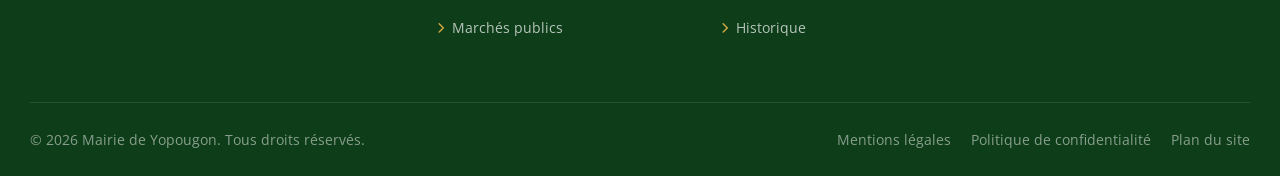
<file: radio.html>
<!DOCTYPE html>
<html lang="fr">
<head>
    <meta charset="UTF-8">
    <meta name="viewport" content="width=device-width, initial-scale=1.0">
    <meta name="description" content="Radio Yopougon - La radio officielle de la Mairie de Yopougon. Informations, programme, spécial vacances et actualités en direct.">
    <title>Radio Yopougon 94.5 FM - Mairie de Yopougon</title>
    <link href="https://fonts.googleapis.com/css2?family=Montserrat:wght@300;400;500;600;700;800;900&family=Open+Sans:wght@300;400;500;600;700&display=swap" rel="stylesheet">
    <link rel="stylesheet" href="https://cdnjs.cloudflare.com/ajax/libs/font-awesome/6.5.0/css/all.min.css">
    <link rel="stylesheet" href="css/base.css">
    <link rel="stylesheet" href="css/navbar.css">
    <link rel="stylesheet" href="css/radio.css">
</head>
<body>

    <!-- TOP BAR -->
    <div class="top-bar">
        <div class="container">
            <div class="top-bar-left">
                <span><i class="fas fa-phone"></i> +225 27 23 45 28 20</span>
                <span><i class="fas fa-envelope"></i> contact@yopougon.ci</span>
                <span><i class="fas fa-clock"></i> Lun - Ven : 7h30 - 16h00</span>
            </div>
            <div class="top-bar-right">
                <a href="#" aria-label="Facebook"><i class="fab fa-facebook-f"></i></a>
                <a href="#" aria-label="Twitter"><i class="fab fa-twitter"></i></a>
                <a href="#" aria-label="YouTube"><i class="fab fa-youtube"></i></a>
                <a href="#" aria-label="Instagram"><i class="fab fa-instagram"></i></a>
            </div>
        </div>
    </div>

    <!-- NAVBAR -->
    <nav class="navbar" id="navbar">
        <div class="container">
            <a href="index.html" class="logo">
                <div class="logo-icon"><img src="images/logo-2.jpg" style="height: 100%; width: 100%; object-fit: cover;" alt="Logo Mairie de Yopougon"></div>
                <div class="logo-text">
                    <h1>Mairie de Yopougon</h1>
                    <span>District d'Abidjan </span>
                </div>
            </a>

            <div class="main-nav" id="mainNav">
                <ul>
                    <li>
                        <button class="nav-toggle" aria-expanded="false" aria-haspopup="true">
                            Ma Mairie <i class="fas fa-chevron-down chevron"></i>
                        </button>
                        <ul class="dropdown-menu">
                            <li>
                                <button class="nav-toggle" aria-expanded="false" aria-haspopup="true">
                                    <span><i class="fas fa-user-tie item-icon"></i> Le Maire</span>
                                    <i class="fas fa-chevron-right chevron-flyout"></i>
                                </button>
                                <ul class="flyout-menu">
                                    <li><a href="maire_adama_bictogo.html">Mot du Maire</a></li>
                                    <li><a href="maire_adama_bictogo.html">Biographie</a></li>
                                </ul>
                            </li>
                            <li>
                                <button class="nav-toggle" aria-expanded="false" aria-haspopup="true">
                                    <span><i class="fas fa-sitemap item-icon"></i> Organisation politique et administrative</span>
                                    <i class="fas fa-chevron-right chevron-flyout"></i>
                                </button>
                                <ul class="flyout-menu">
                                    <li><a href="#">Secrétariat Général</a></li>
                                    <li><a href="#">La Municipalité</a></li>
                                    <li><a href="#">Le Conseil Municipal</a></li>
                                    <li><a href="#">Commissions du Conseil Municipal</a></li>
                                    <li><a href="#">Directions Techniques et Administratives</a></li>
                                </ul>
                            </li>
                            <li>
                                <button class="nav-toggle" aria-expanded="false" aria-haspopup="true">
                                    <span><i class="fas fa-newspaper item-icon"></i> Actualités de la commune</span>
                                    <i class="fas fa-chevron-right chevron-flyout"></i>
                                </button>
                                <ul class="flyout-menu">
                                    <li><a href="index.html#actualites">Actualités</a></li>
                                    <li><a href="#">Vidéothèque</a></li>
                                    <li><a href="#">Opportunités d'affaires</a></li>
                                    <li><a href="#">Agenda</a></li>
                                </ul>
                            </li>
                            <li><a href="#"><i class="fas fa-diagram-project item-icon"></i> Nos Projets</a></li>
                        </ul>
                    </li>

                    <li><a href="index.html#demande">Services en ligne</a></li>

                    <li>
                        <button class="nav-toggle" aria-expanded="false" aria-haspopup="true">
                            Radio Yopougon <i class="fas fa-chevron-down chevron"></i>
                        </button>
                        <ul class="dropdown-menu">
                            <li><a href="radio.html#info"><i class="fas fa-circle-info item-icon"></i> Informations générales</a></li>
                            <li><a href="radio.html#programme"><i class="fas fa-list item-icon"></i> Programme de la radio</a></li>
                            <li><a href="radio.html#vacances"><i class="fas fa-umbrella-beach item-icon"></i> Spécial vacances</a></li>
                            <li><a href="radio.html#facebook"><i class="fab fa-facebook item-icon"></i> Facebook</a></li>
                        </ul>
                    </li>

                    <li>
                        <button class="nav-toggle" aria-expanded="false" aria-haspopup="true">
                            Yop, Ma Commune <i class="fas fa-chevron-down chevron"></i>
                        </button>
                        <ul class="dropdown-menu">
                            <li><a href="#"><i class="fas fa-scroll item-icon"></i> Histoire</a></li>
                            <li><a href="#"><i class="fas fa-landmark item-icon"></i> Histoire politique</a></li>
                            <li><a href="#"><i class="fas fa-map item-icon"></i> Géographie</a></li>
                            <li><a href="#"><i class="fas fa-people-group item-icon"></i> Gouvernance participative</a></li>
                            <li><a href="#"><i class="fas fa-chart-line item-icon"></i> Économie</a></li>
                            <li><a href="#"><i class="fas fa-briefcase item-icon"></i> Emplois</a></li>
                            <li><a href="#"><i class="fas fa-futbol item-icon"></i> Sport et culture</a></li>
                            <li><a href="#"><i class="fas fa-umbrella-beach item-icon"></i> Tourisme et loisirs</a></li>
                        </ul>
                    </li>

                    <li>
                        <button class="nav-toggle" aria-expanded="false" aria-haspopup="true">
                            Contacts et Accessibilité <i class="fas fa-chevron-down chevron"></i>
                        </button>
                        <ul class="dropdown-menu">
                            <li><a href="index.html#contact"><i class="fas fa-map-marker-alt item-icon"></i> Coordonnées et plans d'accès</a></li>
                            <li><a href="index.html#contact"><i class="fas fa-envelope-open-text item-icon"></i> Formulaire de contact</a></li>
                            <li><a href="#"><i class="fas fa-share-nodes item-icon"></i> Réseaux sociaux</a></li>
                            <li><a href="#"><i class="fas fa-circle-question item-icon"></i> FAQ</a></li>
                        </ul>
                    </li>

                    <li class="nav-cta"><a href="index.html#demande">Démarches en ligne</a></li>
                </ul>
            </div>

            <button class="hamburger" id="hamburger" aria-label="Ouvrir le menu" aria-expanded="false">
                <span></span>
                <span></span>
                <span></span>
            </button>
        </div>
    </nav>
    <div class="nav-overlay" id="navOverlay"></div>

    <!-- HERO RADIO -->
    <section class="hero-radio">
        <div class="container">
            <div class="hero-content">
                <div class="live-badge">
                    <span class="live-dot"></span> En direct maintenant
                </div>
                <h1>Radio <span>Yopougon</span></h1>
                <div class="frequency-line">
                    <i class="fas fa-broadcast-tower"></i> 94.5 FM — La voix de Yop City
                </div>
                <p>La radio officielle de la Mairie de Yopougon vous informe, vous divertit et vous accompagne au quotidien. Actualités communales, musique, débats citoyens et proximité : votre radio, à l'écoute de tous les Yopougonnais.</p>
                <div class="hero-buttons">
                    <a href="#programme" class="btn btn-primary">
                        <i class="fas fa-calendar-day"></i> Voir le programme
                    </a>
                    <a href="#facebook" class="btn btn-outline">
                        <i class="fab fa-facebook"></i> Nous suivre
                    </a>
                </div>
                <div class="hero-stats">
                    <div class="stat-item">
                        <span class="stat-number" data-count="18" data-suffix="h/24">0</span>
                        <div class="stat-label">Antenne</div>
                    </div>
                    <div class="stat-item">
                        <span class="stat-number" data-count="12" data-suffix="+">0</span>
                        <div class="stat-label">Émissions</div>
                    </div>
                    <div class="stat-item">
                        <span class="stat-number" data-count="8" data-suffix="">0</span>
                        <div class="stat-label">Années d'antenne</div>
                    </div>
                </div>
            </div>

            <div class="radio-visual">
                <div class="radio-dial">
                    <div class="radio-dial-orbit">
                        <i class="fas fa-music"></i>
                    </div>
                    <div class="radio-dial-core">
                        <button class="play-btn" id="heroPlayBtn" aria-label="Écouter Radio Yopougon en direct">
                            <i class="fas fa-play"></i>
                        </button>
                        <div class="freq-big">94.5 FM</div>
                        <div class="freq-sub">Écouter en direct</div>
                        <div class="equalizer">
                            <span></span><span></span><span></span><span></span><span></span><span></span>
                        </div>
                    </div>
                </div>
            </div>
        </div>
    </section>

    
    <!-- INFORMATIONS GÉNÉRALES -->
    <section class="radio-info" id="info">
        <div class="container">
            <div class="section-header fade-in">
                <div class="overline">À propos</div>
                <h2>Informations générales</h2>
                <p>Née de la volonté municipale de rapprocher l'administration des habitants, Radio Yopougon est un média de proximité au service de toute la commune.</p>
            </div>

            <div class="radio-info-grid">
                <div class="radio-info-text fade-in">
                    <p>Radio Yopougon 94.5 FM est la radio de proximité de la Mairie de Yopougon. Depuis sa création, elle accompagne les Yopougonnais au quotidien en relayant l'actualité communale, les décisions du Conseil Municipal et la vie des 32 quartiers de la commune.</p>
                    <p>Généraliste et communautaire, notre grille mêle information locale, musique, divertissement et espaces d'expression citoyenne. Nous donnons la parole aux associations, aux jeunes, aux femmes et aux acteurs économiques de Yop City, dans un esprit de proximité, de service public et de convivialité.</p>
                    <div class="radio-mission-box">
                        <h4><i class="fas fa-bullseye"></i> Notre mission</h4>
                        <p>Informer, fédérer et divertir la population de Yopougon en valorisant les initiatives locales et en facilitant le dialogue entre la municipalité et les citoyens.</p>
                    </div>
                </div>

                <div class="info-cards-grid fade-in">
                    <div class="info-card">
                        <div class="icon"><i class="fas fa-satellite-dish"></i></div>
                        <h4>Fréquence</h4>
                        <p>94.5 FM, écoutable dans toute la commune de Yopougon et ses environs.</p>
                    </div>
                    <div class="info-card">
                        <div class="icon"><i class="fas fa-clock"></i></div>
                        <h4>Antenne</h4>
                        <p>Diffusion tous les jours de 6h00 à 00h00, 7 jours sur 7.</p>
                    </div>
                    <div class="info-card">
                        <div class="icon"><i class="fas fa-map-marker-alt"></i></div>
                        <h4>Studio</h4>
                        <p>Immeuble de la Mairie de Yopougon, Rue Princesse, Abidjan.</p>
                    </div>
                    <div class="info-card">
                        <div class="icon"><i class="fas fa-phone-volume"></i></div>
                        <h4>Antenne ouverte</h4>
                        <p>Participez en direct au +225 27 23 45 28 21 pendant nos émissions interactives.</p>
                    </div>
                </div>
            </div>

            <div class="info-cta-row fade-in">
                <a href="#programme" class="btn btn-primary">
                    <i class="fas fa-calendar-day"></i> Consulter le programme
                </a>
                <a href="index.html#contact" class="btn btn-outline" style="color: var(--primary); border-color: var(--primary);">
                    <i class="fas fa-envelope-open-text"></i> Contacter la rédaction
                </a>
            </div>
        </div>
    </section>

    <!-- PROGRAMME DE LA RADIO -->
    <section class="radio-programme" id="programme">
        <div class="container">
            <div class="section-header fade-in">
                <div class="overline">Grille des programmes</div>
                <h2 style="color:rgba(237, 125, 49);">Programme de la Radio</h2>
                <p>Retrouvez chaque jour nos émissions phares : information, culture, débats citoyens et divertissement.</p>
            </div>

            <div class="day-tabs fade-in">
                <button class="day-tab active" data-day="lundi">Lundi</button>
                <button class="day-tab" data-day="mardi">Mardi</button>
                <button class="day-tab" data-day="mercredi">Mercredi</button>
                <button class="day-tab" data-day="jeudi">Jeudi</button>
                <button class="day-tab" data-day="vendredi">Vendredi</button>
                <button class="day-tab" data-day="samedi">Samedi</button>
                <button class="day-tab" data-day="dimanche">Dimanche</button>
            </div>

            <!-- LUNDI -->
            <div class="schedule-panel active" data-day="lundi">
                <div class="schedule-item is-live">
                    <div class="schedule-time">06h00 <small>07h30</small></div>
                    <div class="schedule-icon"><i class="fas fa-sun"></i></div>
                    <div class="schedule-body">
                        <h4>Yop Matin <span class="live-pill">En direct</span></h4>
                        <p>Le réveil de Yopougon : actualité, météo et infos pratiques avec Aïssata K.</p>
                    </div>
                </div>
                <div class="schedule-item">
                    <div class="schedule-time">12h00 <small>12h30</small></div>
                    <div class="schedule-icon"><i class="fas fa-newspaper"></i></div>
                    <div class="schedule-body">
                        <h4>Le Journal de Yopougon</h4>
                        <p>L'essentiel de l'actualité communale et nationale.</p>
                    </div>
                </div>
                <div class="schedule-item">
                    <div class="schedule-time">15h00 <small>16h30</small></div>
                    <div class="schedule-icon"><i class="fas fa-briefcase"></i></div>
                    <div class="schedule-body">
                        <h4>Yop Éco</h4>
                        <p>Emploi, entrepreneuriat et opportunités économiques locales.</p>
                    </div>
                </div>
                <div class="schedule-item">
                    <div class="schedule-time">19h00 <small>20h30</small></div>
                    <div class="schedule-icon"><i class="fas fa-comments"></i></div>
                    <div class="schedule-body">
                        <h4>Yop Débat</h4>
                        <p>La propreté dans nos quartiers : quelles solutions citoyennes ?</p>
                    </div>
                </div>
            </div>

            <!-- MARDI -->
            <div class="schedule-panel" data-day="mardi">
                <div class="schedule-item">
                    <div class="schedule-time">06h00 <small>07h30</small></div>
                    <div class="schedule-icon"><i class="fas fa-sun"></i></div>
                    <div class="schedule-body">
                        <h4>Yop Matin</h4>
                        <p>Le réveil de Yopougon : actualité, météo et infos pratiques.</p>
                    </div>
                </div>
                <div class="schedule-item">
                    <div class="schedule-time">12h00 <small>12h30</small></div>
                    <div class="schedule-icon"><i class="fas fa-newspaper"></i></div>
                    <div class="schedule-body">
                        <h4>Le Journal de Yopougon</h4>
                        <p>L'essentiel de l'actualité communale et nationale.</p>
                    </div>
                </div>
                <div class="schedule-item">
                    <div class="schedule-time">14h00 <small>15h30</small></div>
                    <div class="schedule-icon"><i class="fas fa-heartbeat"></i></div>
                    <div class="schedule-body">
                        <h4>Yop Santé</h4>
                        <p>Prévention et conseils santé avec les centres de santé communaux.</p>
                    </div>
                </div>
                <div class="schedule-item">
                    <div class="schedule-time">18h30 <small>20h00</small></div>
                    <div class="schedule-icon"><i class="fas fa-music"></i></div>
                    <div class="schedule-body">
                        <h4>Yop Rythmes</h4>
                        <p>Le meilleur de la musique ivoirienne et africaine.</p>
                    </div>
                </div>
            </div>

            <!-- MERCREDI -->
            <div class="schedule-panel" data-day="mercredi">
                <div class="schedule-item">
                    <div class="schedule-time">06h00 <small>07h30</small></div>
                    <div class="schedule-icon"><i class="fas fa-sun"></i></div>
                    <div class="schedule-body">
                        <h4>Yop Matin</h4>
                        <p>Le réveil de Yopougon : actualité, météo et infos pratiques.</p>
                    </div>
                </div>
                <div class="schedule-item">
                    <div class="schedule-time">12h00 <small>12h30</small></div>
                    <div class="schedule-icon"><i class="fas fa-newspaper"></i></div>
                    <div class="schedule-body">
                        <h4>Le Journal de Yopougon</h4>
                        <p>L'essentiel de l'actualité communale et nationale.</p>
                    </div>
                </div>
                <div class="schedule-item">
                    <div class="schedule-time">15h30 <small>17h00</small></div>
                    <div class="schedule-icon"><i class="fas fa-child"></i></div>
                    <div class="schedule-body">
                        <h4>Yop Kids</h4>
                        <p>L'émission dédiée aux enfants : jeux, contes et éducation.</p>
                    </div>
                </div>
                <div class="schedule-item">
                    <div class="schedule-time">19h00 <small>20h30</small></div>
                    <div class="schedule-icon"><i class="fas fa-landmark"></i></div>
                    <div class="schedule-body">
                        <h4>Yop Citoyen</h4>
                        <p>Décisions du Conseil Municipal et vie institutionnelle expliquées.</p>
                    </div>
                </div>
            </div>

            <!-- JEUDI -->
            <div class="schedule-panel" data-day="jeudi">
                <div class="schedule-item">
                    <div class="schedule-time">06h00 <small>07h30</small></div>
                    <div class="schedule-icon"><i class="fas fa-sun"></i></div>
                    <div class="schedule-body">
                        <h4>Yop Matin</h4>
                        <p>Le réveil de Yopougon : actualité, météo et infos pratiques.</p>
                    </div>
                </div>
                <div class="schedule-item">
                    <div class="schedule-time">12h00 <small>12h30</small></div>
                    <div class="schedule-icon"><i class="fas fa-newspaper"></i></div>
                    <div class="schedule-body">
                        <h4>Le Journal de Yopougon</h4>
                        <p>L'essentiel de l'actualité communale et nationale.</p>
                    </div>
                </div>
                <div class="schedule-item">
                    <div class="schedule-time">14h30 <small>16h00</small></div>
                    <div class="schedule-icon"><i class="fas fa-futbol"></i></div>
                    <div class="schedule-body">
                        <h4>Yop Sport</h4>
                        <p>L'actualité sportive de la commune et de ses clubs.</p>
                    </div>
                </div>
                <div class="schedule-item">
                    <div class="schedule-time">19h00 <small>20h30</small></div>
                    <div class="schedule-icon"><i class="fas fa-people-group"></i></div>
                    <div class="schedule-body">
                        <h4>Yop Associations</h4>
                        <p>Coup de projecteur sur les associations et initiatives locales.</p>
                    </div>
                </div>
            </div>

            <!-- VENDREDI -->
            <div class="schedule-panel" data-day="vendredi">
                <div class="schedule-item">
                    <div class="schedule-time">06h00 <small>07h30</small></div>
                    <div class="schedule-icon"><i class="fas fa-sun"></i></div>
                    <div class="schedule-body">
                        <h4>Yop Matin</h4>
                        <p>Le réveil de Yopougon : actualité, météo et infos pratiques.</p>
                    </div>
                </div>
                <div class="schedule-item">
                    <div class="schedule-time">12h00 <small>12h30</small></div>
                    <div class="schedule-icon"><i class="fas fa-newspaper"></i></div>
                    <div class="schedule-body">
                        <h4>Le Journal de Yopougon</h4>
                        <p>L'essentiel de l'actualité communale et nationale.</p>
                    </div>
                </div>
                <div class="schedule-item">
                    <div class="schedule-time">15h00 <small>16h30</small></div>
                    <div class="schedule-icon"><i class="fas fa-mosque"></i></div>
                    <div class="schedule-body">
                        <h4>Yop Spiritualité</h4>
                        <p>Espace interconfessionnel dédié à la paix sociale et au vivre-ensemble.</p>
                    </div>
                </div>
                <div class="schedule-item">
                    <div class="schedule-time">20h00 <small>22h00</small></div>
                    <div class="schedule-icon"><i class="fas fa-compact-disc"></i></div>
                    <div class="schedule-body">
                        <h4>Yop Week-end Party</h4>
                        <p>Lancement du week-end en musique avec les tubes du moment.</p>
                    </div>
                </div>
            </div>

            <!-- SAMEDI -->
            <div class="schedule-panel" data-day="samedi">
                <div class="schedule-item">
                    <div class="schedule-time">08h00 <small>09h30</small></div>
                    <div class="schedule-icon"><i class="fas fa-broom"></i></div>
                    <div class="schedule-body">
                        <h4>Yop Propre</h4>
                        <p>Salubrité, environnement et bonnes pratiques citoyennes.</p>
                    </div>
                </div>
                <div class="schedule-item">
                    <div class="schedule-time">11h00 <small>13h00</small></div>
                    <div class="schedule-icon"><i class="fas fa-utensils"></i></div>
                    <div class="schedule-body">
                        <h4>Yop Gourmand</h4>
                        <p>Gastronomie locale, recettes et adresses gourmandes de la commune.</p>
                    </div>
                </div>
                <div class="schedule-item">
                    <div class="schedule-time">16h00 <small>18h00</small></div>
                    <div class="schedule-icon"><i class="fas fa-futbol"></i></div>
                    <div class="schedule-body">
                        <h4>Yop Sport Week-end</h4>
                        <p>Résultats et résumés en direct des rencontres sportives locales et nationales.</p>
                    </div>
                </div>
                <div class="schedule-item">
                    <div class="schedule-time">20h00 <small>23h00</small></div>
                    <div class="schedule-icon"><i class="fas fa-star"></i></div>
                    <div class="schedule-body">
                        <h4>Yop Talents</h4>
                        <p>Concours et découverte des jeunes talents artistiques de Yopougon.</p>
                    </div>
                </div>
            </div>

            <!-- DIMANCHE -->
            <div class="schedule-panel" data-day="dimanche">
                <div class="schedule-item">
                    <div class="schedule-time">08h00 <small>09h30</small></div>
                    <div class="schedule-icon"><i class="fas fa-place-of-worship"></i></div>
                    <div class="schedule-body">
                        <h4>Yop Foi & Valeurs</h4>
                        <p>Retransmissions et messages spirituels pour bien démarrer la semaine.</p>
                    </div>
                </div>
                <div class="schedule-item">
                    <div class="schedule-time">12h30 <small>13h30</small></div>
                    <div class="schedule-icon"><i class="fas fa-newspaper"></i></div>
                    <div class="schedule-body">
                        <h4>Le Journal du Dimanche</h4>
                        <p>Résumé hebdomadaire de l'actualité de la commune.</p>
                    </div>
                </div>
                <div class="schedule-item">
                    <div class="schedule-time">15h00 <small>17h00</small></div>
                    <div class="schedule-icon"><i class="fas fa-house-user"></i></div>
                    <div class="schedule-body">
                        <h4>Yop en Famille</h4>
                        <p>Émission conviviale dédiée à la famille et à la jeunesse.</p>
                    </div>
                </div>
                <div class="schedule-item">
                    <div class="schedule-time">18h30 <small>20h00</small></div>
                    <div class="schedule-icon"><i class="fas fa-music"></i></div>
                    <div class="schedule-body">
                        <h4>Yop Ambiance</h4>
                        <p>Retour en musique sur les temps forts de la semaine.</p>
                    </div>
                </div>
            </div>
        </div>
    </section>

    <!-- SPÉCIAL VACANCES -->
    <section class="radio-vacances" id="vacances">
        <div class="container">
            <div class="section-header fade-in">
                <div class="overline">Édition spéciale</div>
                <h2>Spécial Vacances 2026</h2>
                <p>Pendant les grandes vacances, Radio Yopougon change de rythme pour occuper, informer et divertir petits et grands.</p>
            </div>

            <div class="vacances-banner fade-in">
                <div class="vacances-banner-left">
                    <div class="icon"><i class="fas fa-umbrella-beach"></i></div>
                    <div>
                        <h3>Programme spécial vacances actif</h3>
                        <p>Du 1er juillet au 31 août 2026 — grille aménagée tous les jours dès 9h00.</p>
                    </div>
                </div>
                <a href="index.html#contact" class="btn btn-outline">
                    <i class="fas fa-user-plus"></i> Inscrire mon enfant
                </a>
            </div>

            <div class="vacances-grid">
                <div class="vacances-card fade-in">
                    <span class="badge">Enfants</span>
                    <div class="icon"><i class="fas fa-child-reaching"></i></div>
                    <h3>Yop Kids Vacances</h3>
                    <p>Contes, jeux radiophoniques et ateliers d'éveil pour occuper les enfants tous les matins à 9h00.</p>
                    <a href="index.html#contact" class="link">S'inscrire <i class="fas fa-arrow-right"></i></a>
                </div>
                <div class="vacances-card fade-in">
                    <span class="badge">Concours</span>
                    <div class="icon"><i class="fas fa-trophy"></i></div>
                    <h3>Jeu Concours "Vacances à Yop City"</h3>
                    <p>Testez vos connaissances sur votre commune et gagnez de nombreux lots chaque semaine, en direct à l'antenne.</p>
                    <a href="index.html#contact" class="link">Participer <i class="fas fa-arrow-right"></i></a>
                </div>
                <div class="vacances-card fade-in">
                    <span class="badge">Camp d'été</span>
                    <div class="icon"><i class="fas fa-campground"></i></div>
                    <h3>Colonie Radio Junior</h3>
                    <p>Nos jeunes reporters en herbe s'initient au métier de journaliste radio dans nos studios, du lundi au vendredi.</p>
                    <a href="index.html#contact" class="link">Découvrir <i class="fas fa-arrow-right"></i></a>
                </div>
                <div class="vacances-card fade-in">
                    <span class="badge">Musique</span>
                    <div class="icon"><i class="fas fa-headphones-alt"></i></div>
                    <h3>Yop Vacances Party</h3>
                    <p>Chaque après-midi, deux heures de musique non-stop pour accompagner les vacances de toute la famille.</p>
                    <a href="#programme" class="link">Voir les horaires <i class="fas fa-arrow-right"></i></a>
                </div>
                <div class="vacances-card fade-in">
                    <span class="badge">Découverte</span>
                    <div class="icon"><i class="fas fa-map-location-dot"></i></div>
                    <h3>Yop Balade</h3>
                    <p>Reportages sonores à la découverte des sites, activités et loisirs à faire en famille dans la commune.</p>
                    <a href="index.html#contact" class="link">En savoir plus <i class="fas fa-arrow-right"></i></a>
                </div>
                <div class="vacances-card fade-in">
                    <span class="badge">Solidarité</span>
                    <div class="icon"><i class="fas fa-hand-holding-heart"></i></div>
                    <h3>Yop Cœur Vacances</h3>
                    <p>Actions solidaires et dons de fournitures scolaires pour préparer sereinement la rentrée 2026-2027.</p>
                    <a href="index.html#contact" class="link">Participer <i class="fas fa-arrow-right"></i></a>
                </div>
            </div>
        </div>
    </section>

    <!-- FACEBOOK -->
    <section class="radio-facebook" id="facebook">
        <div class="container">
            <div class="section-header fade-in">
                <div class="overline">Communauté</div>
                <h2 style="color:rgba(237, 125, 49);">Suivez-nous sur Facebook</h2>
                <p>Rejoignez la communauté Radio Yopougon pour ne rien manquer de nos émissions, jeux concours et actualités en avant-première.</p>
            </div>

            <div class="fb-stats-row fade-in">
                <div class="fb-stat">
                    <i class="fab fa-facebook"></i>
                    <div class="count" data-count="48500" data-suffix="+">0</div>
                    <div class="count-label">Abonnés</div>
                </div>
                <div class="fb-stat">
                    <i class="fas fa-thumbs-up"></i>
                    <div class="count" data-count="45200" data-suffix="+">0</div>
                    <div class="count-label">Mentions J'aime</div>
                </div>
                <div class="fb-stat">
                    <i class="fas fa-eye"></i>
                    <div class="count" data-count="120000" data-suffix="+">0</div>
                    <div class="count-label">Vues moyennes / mois</div>
                </div>
                <div class="fb-stat">
                    <i class="fas fa-comments"></i>
                    <div class="count" data-count="3800" data-suffix="+">0</div>
                    <div class="count-label">Interactions / semaine</div>
                </div>
            </div>

            <div class="fb-content-grid">
                <div class="fb-page-card fade-in">
                    <div class="fb-cover">
                        <div class="fb-page-avatar">RY</div>
                    </div>
                    <div class="fb-page-body">
                        <h3><i class="fab fa-facebook"></i> Radio Yopougon 94.5 FM</h3>
                        <div class="handle">@RadioYopougonOfficiel</div>
                        <p>Page officielle de Radio Yopougon, la radio de la Mairie de Yopougon. Actualités, direct, jeux concours et vie de la commune.</p>
                        <a href="#" target="_blank" rel="noopener" class="btn btn-facebook">
                            <i class="fab fa-facebook-f"></i> Suivre la page
                        </a>
                    </div>
                </div>

                <div class="fb-posts">
                    <div class="fb-post fade-in">
                        <div class="fb-post-head">
                            <div class="fb-post-avatar">RY</div>
                            <div>
                                <h5>Radio Yopougon 94.5 FM</h5>
                                <span>Il y a 2 jours</span>
                            </div>
                        </div>
                        <p>📢 Le programme spécial vacances 2026 est disponible ! Retrouvez tous les horaires de Yop Kids Vacances et de la Colonie Radio Junior sur notre page.</p>
                        <div class="fb-post-meta">
                            <span><i class="fab fa-facebook"></i> 512</span>
                            <span><i class="fas fa-comment"></i> 84</span>
                            <span><i class="fas fa-share"></i> 63</span>
                        </div>
                    </div>
                    <div class="fb-post fade-in">
                        <div class="fb-post-head">
                            <div class="fb-post-avatar">RY</div>
                            <div>
                                <h5>Radio Yopougon 94.5 FM</h5>
                                <span>Il y a 5 jours</span>
                            </div>
                        </div>
                        <p>🎙️ Ce soir dans Yop Débat : la propreté dans nos quartiers. Appelez-nous en direct au 27 23 45 28 21 pour partager votre avis !</p>
                        <div class="fb-post-meta">
                            <span><i class="fab fa-facebook"></i> 389</span>
                            <span><i class="fas fa-comment"></i> 57</span>
                            <span><i class="fas fa-share"></i> 41</span>
                        </div>
                    </div>
                    <div class="fb-post fade-in">
                        <div class="fb-post-head">
                            <div class="fb-post-avatar">RY</div>
                            <div>
                                <h5>Radio Yopougon 94.5 FM</h5>
                                <span>Il y a 1 semaine</span>
                            </div>
                        </div>
                        <p>🏆 Bravo à tous les participants du jeu concours "Vacances à Yop City" ! Les gagnants de la semaine seront annoncés ce vendredi dans Yop Matin.</p>
                        <div class="fb-post-meta">
                            <span><i class="fab fa-facebook"></i> 674</span>
                            <span><i class="fas fa-comment"></i> 112</span>
                            <span><i class="fas fa-share"></i> 95</span>
                        </div>
                    </div>
                </div>
            </div>
        </div>
    </section>

    <!-- CTA FINALE -->
    <section class="radio-cta-final">
        <div class="container">
            <div class="cta-box fade-in">
                <h2>Écoutez Radio Yopougon partout</h2>
                <p>Sur votre poste FM, en streaming ou sur Facebook : restez connectés à la voix de votre commune, où que vous soyez.</p>
                <div class="cta-buttons">
                    <button class="btn btn-primary" id="ctaPlayBtn" onclick="document.getElementById('heroPlayBtn').click(); window.scrollTo({top:0, behavior:'smooth'});">
                        <i class="fas fa-play"></i> Écouter en direct
                    </button>
                    <a href="#" target="_blank" rel="noopener" class="btn btn-outline">
                        <i class="fab fa-facebook"></i> Suivre sur Facebook
                    </a>
                    <a href="index.html#contact" class="btn btn-outline">
                        <i class="fas fa-envelope-open-text"></i> Contacter la radio
                    </a>
                </div>
            </div>
        </div>
    </section>

    <!-- FOOTER -->
    <footer class="footer">
        <div class="container">
            <div class="footer-grid">
                <div class="footer-about">
                    <a href="index.html" class="logo">
                        <div class="logo-icon">
                            <div class="logo-icon"><img src="images/logo-2.jpg" style="height: 100%; width: 100%; object-fit: cover;"></div>
                        </div>
                        <div class="logo-text">
                            <h1>Mairie de Yopougon</h1>
                            <span>Commune d'Abidjan</span>
                        </div>
                    </a>
                    <p>La Mairie de Yopougon s'engage au service de la population yopougonnaise pour un développement harmonieux, inclusif et durable de notre commune.</p>
                    <div class="footer-social">
                        <a href="#"><i class="fab fa-facebook-f"></i></a>
                        <a href="#"><i class="fab fa-twitter"></i></a>
                        <a href="#"><i class="fab fa-youtube"></i></a>
                        <a href="#"><i class="fab fa-instagram"></i></a>
                        <a href="#"><i class="fab fa-tiktok"></i></a>
                    </div>
                </div>
                <div>
                    <h4>Liens rapides</h4>
                    <ul class="footer-links">
                        <li><a href="index.html"><i class="fas fa-chevron-right"></i> Accueil</a></li>
                        <li><a href="index.html#demande"><i class="fas fa-chevron-right"></i> Services municipaux</a></li>
                        <li><a href="radio.html#info"><i class="fas fa-chevron-right"></i> Radio Yopougon</a></li>
                        <li><a href="radio.html#programme"><i class="fas fa-chevron-right"></i> Programme radio</a></li>
                        <li><a href="index.html#actualites"><i class="fas fa-chevron-right"></i> Actualités</a></li>
                        <li><a href="#"><i class="fas fa-chevron-right"></i> Marchés publics</a></li>
                    </ul>
                </div>
                <div>
                    <h4>Informations</h4>
                    <ul class="footer-links">
                        <li><a href="maire_adama_bictogo.html"><i class="fas fa-chevron-right"></i> Le Maire</a></li>
                        <li><a href="#"><i class="fas fa-chevron-right"></i> Conseil municipal</a></li>
                        <li><a href="#"><i class="fas fa-chevron-right"></i> Budget communal</a></li>
                        <li><a href="#"><i class="fas fa-chevron-right"></i> Délibérations</a></li>
                        <li><a href="#"><i class="fas fa-chevron-right"></i> Organigramme</a></li>
                        <li><a href="#"><i class="fas fa-chevron-right"></i> Historique</a></li>
                    </ul>
                </div>
                <div>
                    <h4>Contact</h4>
                    <div class="footer-contact-item">
                        <i class="fas fa-map-marker-alt"></i>
                        <span>Rue Princesse, Yopougon<br>Abidjan, Côte d'Ivoire</span>
                    </div>
                    <div class="footer-contact-item">
                        <i class="fas fa-phone-alt"></i>
                        <span>+225 27 23 45 28 20</span>
                    </div>
                    <div class="footer-contact-item">
                        <i class="fas fa-envelope"></i>
                        <span>contact@yopougon.ci</span>
                    </div>
                    <div class="footer-contact-item">
                        <i class="fas fa-clock"></i>
                        <span>Lun - Ven : 7h30 - 16h00</span>
                    </div>
                </div>
            </div>
            <div class="footer-bottom">
                <p>&copy; 2026 Mairie de Yopougon. Tous droits réservés.</p>
                <div class="footer-bottom-links">
                    <a href="#">Mentions légales</a>
                    <a href="#">Politique de confidentialité</a>
                    <a href="#">Plan du site</a>
                </div>
            </div>
        </div>
    </footer>

    <!-- MINI PLAYER FLOTTANT -->
    <div class="mini-player" id="miniPlayer">
        <button class="mini-player-btn" id="miniPlayerBtn" aria-label="Lecture / Pause">
            <i class="fas fa-play"></i>
        </button>
        <div class="mini-player-info">
            <strong>Radio Yopougon</strong>
            <span>94.5 FM — En direct</span>
        </div>
        <div class="mini-player-eq">
            <span></span><span></span><span></span>
        </div>
    </div>

    <!-- SCROLL TO TOP -->
    <button class="scroll-top" id="scrollTop" aria-label="Retour en haut">
        <i class="fas fa-chevron-up"></i>
    </button>

    <script src="js/navbar.js"></script>
    <script src="js/radio.js"></script>
</body>
</html>
</file>
<file: css/base.css>
/* =====================================================
   BASE.CSS — Variables globales, reset, éléments partagés
   (top bar, footer, contact, boutons) — utilisé par TOUTES les pages
   ===================================================== */

:root {
    --primary: #1a5f2a;
    --primary-dark: #0e3d1a;
    --secondary: #F77F00;
    --accent: #ffffff;
    --gold: #d4a843;
    --text-dark: #1a1a2e;
    --text-light: #555;
    --bg-light: #f8f9fa;
    --bg-cream: #faf8f5;
    --shadow: 0 10px 40px rgba(0,0,0,0.1);
    --shadow-lg: 0 20px 60px rgba(0,0,0,0.15);
    --radius: 16px;
    --transition: all 0.4s cubic-bezier(0.25, 0.46, 0.45, 0.94);
}

* {
    margin: 0;
    padding: 0;
    box-sizing: border-box;
}

html {
    scroll-behavior: smooth;
}

body {
    font-family: 'Open Sans', sans-serif;
    color: var(--text-dark);
    line-height: 1.7;
    overflow-x: hidden;
    background: var(--accent);
}

h1, h2, h3, h4, h5, h6 {
    font-family: 'Montserrat', sans-serif;
}

.container {
    max-width: 1280px;
    margin: 0 auto;
    padding: 0 30px;
}

/* ===== TOP BAR ===== */
.top-bar {
    background: rgba(237, 125, 49);
    color: white;
    padding: 8px 0;
    font-size: 0.85rem;
}

.top-bar .container {
    display: flex;
    justify-content: space-between;
    align-items: center;
}

.top-bar a {
    color: rgba(255,255,255,0.85);
    text-decoration: none;
    transition: var(--transition);
}

.top-bar a:hover {
    color: var(--gold);
}

.top-bar-left span {
    margin-right: 20px;
}

.top-bar-left i {
    margin-right: 5px;
    color: var(--gold);
}

.top-bar-right {
    display: flex;
    gap: 12px;
}

.top-bar-right a {
    width: 30px;
    height: 30px;
    display: flex;
    align-items: center;
    justify-content: center;
    border-radius: 50%;
    background: rgba(255,255,255,0.1);
    transition: var(--transition);
}

.top-bar-right a:hover {
    background: var(--gold);
    color: white;
}

/* ===== BUTTONS (partagés) ===== */
.btn {
    display: inline-flex;
    align-items: center;
    gap: 10px;
    padding: 15px 32px;
    border-radius: 12px;
    font-weight: 600;
    font-size: 0.95rem;
    text-decoration: none;
    transition: var(--transition);
    cursor: pointer;
    border: none;
    font-family: 'Montserrat', sans-serif;
}

.btn-primary {
    background: var(--secondary);
    color: white;
    box-shadow: 0 8px 25px rgba(247, 127, 0, 0.35);
}

.btn-primary:hover {
    background: #e07000;
    transform: translateY(-3px);
    box-shadow: 0 12px 35px rgba(247, 127, 0, 0.45);
}

.btn-outline {
    background: rgba(255,255,255,0.1);
    color: white;
    border: 2px solid rgba(255,255,255,0.4);
    backdrop-filter: blur(10px);
}

.btn-outline:hover {
    background: white;
    color: var(--primary-dark);
    border-color: white;
    transform: translateY(-3px);
}

/* ===== SECTION HEADER (partagé) ===== */
.section-header {
    text-align: center;
    margin-bottom: 60px;
}

.section-header .overline {
    display: inline-flex;
    align-items: center;
    gap: 10px;
    color: var(--primary);
    font-weight: 600;
    font-size: 0.85rem;
    text-transform: uppercase;
    letter-spacing: 3px;
    margin-bottom: 15px;
}

.section-header .overline::before,
.section-header .overline::after {
    content: '';
    width: 40px;
    height: 2px;
    background: var(--gold);
}

.section-header h2 {
    font-size: 2.5rem;
    color: var(--primary-dark);
    font-weight: 700;
    margin-bottom: 15px;
}

.section-header p {
    font-size: 1.1rem;
    color: var(--text-light);
    max-width: 650px;
    margin: 0 auto;
}

/* ===== CONTACT (partagé) ===== */
.contact {
    padding: 100px 0;
    background: var(--bg-cream);
}

.contact-grid {
    display: grid;
    grid-template-columns: 1fr 1fr;
    gap: 50px;
}

.contact-info {
    padding-right: 30px;
}

.contact-info .overline {
    display: inline-flex;
    align-items: center;
    gap: 10px;
    color: var(--primary);
    font-weight: 600;
    font-size: 0.85rem;
    text-transform: uppercase;
    letter-spacing: 3px;
    margin-bottom: 15px;
}

.contact-info .overline::before {
    content: '';
    width: 40px;
    height: 2px;
    background: var(--gold);
}

.contact-info h2 {
    font-size: 2.3rem;
    color: rgba(237, 125, 49);
    font-weight: 700;
    margin-bottom: 20px;
}

.contact-info > p {
    color: var(--text-light);
    margin-bottom: 30px;
    line-height: 1.8;
}

.contact-item {
    display: flex;
    gap: 15px;
    margin-bottom: 25px;
}

.contact-item-icon {
    width: 50px;
    height: 50px;
    background: linear-gradient(135deg, rgba(237, 125, 49), var(--secondary));
    border-radius: 14px;
    display: flex;
    align-items: center;
    justify-content: center;
    color: white;
    font-size: 1.1rem;
    flex-shrink: 0;
}

.contact-item-text h4 {
    font-size: 1rem;
    color: var(--text-dark);
    margin-bottom: 4px;
}

.contact-item-text p {
    font-size: 0.9rem;
    color: var(--text-light);
}

.contact-item-text a {
    color: var(--primary);
    text-decoration: none;
}

.contact-form {
    background: white;
    padding: 40px;
    border-radius: 20px;
    box-shadow: var(--shadow);
}

.contact-form h3 {
    font-size: 1.4rem;
    color: var(--primary-dark);
    margin-bottom: 25px;
}

.form-group {
    margin-bottom: 20px;
}

.form-group label {
    display: block;
    font-weight: 600;
    font-size: 0.88rem;
    color: var(--text-dark);
    margin-bottom: 8px;
    font-family: 'Montserrat', sans-serif;
}

.form-group input,
.form-group textarea,
.form-group select {
    width: 100%;
    padding: 14px 18px;
    border: 2px solid #e8e8e8;
    border-radius: 10px;
    font-size: 0.95rem;
    font-family: 'Open Sans', sans-serif;
    transition: var(--transition);
    background: var(--bg-cream);
}

.form-group input:focus,
.form-group textarea:focus,
.form-group select:focus {
    outline: none;
    border-color: var(--primary);
    box-shadow: 0 0 0 4px rgba(26,95,42,0.08);
}

.form-group textarea {
    height: 120px;
    resize: vertical;
}

.form-row {
    display: grid;
    grid-template-columns: 1fr 1fr;
    gap: 15px;
}

.btn-submit {
    width: 100%;
    padding: 16px;
    background: linear-gradient(135deg, rgba(237, 125, 49), var(--primary-dark));
    color: white;
    border: none;
    border-radius: 12px;
    font-size: 1rem;
    font-weight: 600;
    cursor: pointer;
    transition: var(--transition);
    font-family: 'Montserrat', sans-serif;
}

.btn-submit:hover {
    transform: translateY(-2px);
    box-shadow: 0 8px 25px rgba(26,95,42,0.3);
}

/* ===== FOOTER (partagé, version détaillée utilisée sur index.html) ===== */
.footer {
    background: var(--primary-dark);
    color: white;
    padding: 80px 0 0;
}

.footer-grid {
    display: grid;
    grid-template-columns: 1.5fr 1fr 1fr 1fr;
    gap: 40px;
    padding-bottom: 50px;
    border-bottom: 1px solid rgba(255,255,255,0.1);
}

.footer-about .logo { margin-bottom: 20px; }
.footer-about .logo-icon { background: linear-gradient(135deg, var(--primary), var(--secondary)); }
.footer-about .logo-text h1 { color: white; }
.footer-about .logo-text span { color: rgba(255,255,255,0.6); }

.footer-about p {
    color: rgba(255,255,255,0.7);
    font-size: 0.9rem;
    line-height: 1.8;
    margin-bottom: 20px;
}

.footer-social { display: flex; gap: 10px; }

.footer-social a {
    width: 40px;
    height: 40px;
    border-radius: 10px;
    background: rgba(255,255,255,0.08);
    display: flex;
    align-items: center;
    justify-content: center;
    color: rgba(255,255,255,0.7);
    transition: var(--transition);
    text-decoration: none;
}

.footer-social a:hover {
    background: var(--secondary);
    color: white;
    transform: translateY(-3px);
}

.footer h4 {
    font-size: 1.1rem;
    margin-bottom: 20px;
    position: relative;
    padding-bottom: 12px;
}

.footer h4::after {
    content: '';
    position: absolute;
    bottom: 0;
    left: 0;
    width: 40px;
    height: 3px;
    background: var(--gold);
    border-radius: 3px;
}

.footer-links { list-style: none; }
.footer-links li { margin-bottom: 12px; }

.footer-links a {
    color: rgba(255,255,255,0.7);
    text-decoration: none;
    font-size: 0.9rem;
    transition: var(--transition);
    display: flex;
    align-items: center;
    gap: 8px;
}

.footer-links a:hover {
    color: var(--gold);
    padding-left: 5px;
}

.footer-links a i { font-size: 0.7rem; color: var(--gold); }

.footer-contact-item {
    display: flex;
    gap: 12px;
    margin-bottom: 18px;
}

.footer-contact-item i { color: var(--gold); margin-top: 4px; width: 16px; }

.footer-contact-item span {
    color: rgba(255,255,255,0.7);
    font-size: 0.9rem;
    line-height: 1.6;
}

.footer-bottom {
    padding: 25px 0;
    display: flex;
    justify-content: space-between;
    align-items: center;
}

.footer-bottom p { color: rgba(255,255,255,0.5); font-size: 0.85rem; }
.footer-bottom-links { display: flex; gap: 20px; }

.footer-bottom-links a {
    color: rgba(255,255,255,0.5);
    text-decoration: none;
    font-size: 0.85rem;
    transition: var(--transition);
}

.footer-bottom-links a:hover { color: var(--gold); }

/* ===== FOOTER SIMPLE (utilisé sur la page Maire) ===== */
footer.simple-footer {
    background: var(--primary-dark);
    color: white;
    padding: 50px 0 20px;
    text-align: center;
}

footer.simple-footer p { margin-bottom: 10px; opacity: 0.8; }

/* ===== SCROLL TO TOP ===== */
.scroll-top {
    position: fixed;
    bottom: 30px;
    right: 30px;
    width: 50px;
    height: 50px;
    background: var(--primary);
    color: white;
    border: none;
    border-radius: 14px;
    font-size: 1.2rem;
    cursor: pointer;
    z-index: 999;
    opacity: 0;
    visibility: hidden;
    transition: var(--transition);
    box-shadow: 0 5px 20px rgba(26,95,42,0.3);
}

.scroll-top.visible { opacity: 1; visibility: visible; }

.scroll-top:hover {
    background: var(--secondary);
    transform: translateY(-5px);
}

/* ===== ANIMATIONS (partagées) ===== */
.fade-in {
    opacity: 0;
    transform: translateY(30px);
    transition: opacity 0.8s ease, transform 0.8s ease;
}

.fade-in.visible {
    opacity: 1;
    transform: translateY(0);
}

@keyframes float {
    0%, 100% { transform: translateY(0); }
    50% { transform: translateY(-10px); }
}

.float-animation { animation: float 3s ease-in-out infinite; }

/* ===== RESPONSIVE PARTAGÉ ===== */
@media (max-width: 768px) {
    .top-bar .container {
        flex-direction: column;
        gap: 8px;
    }

    .contact-grid { grid-template-columns: 1fr; }

    .form-row { grid-template-columns: 1fr; }

    .footer-grid { grid-template-columns: 1fr; }

    .footer-bottom {
        flex-direction: column;
        gap: 10px;
        text-align: center;
    }

    .section-header h2,
    .contact-info h2 {
        font-size: 1.8rem;
    }
}
</file>
<file: css/navbar.css>
/* =====================================================
   NAVBAR.CSS — Navigation principale multi-niveaux
   (Menu principal > Sous-menus > Sub-dropdowns)
   Utilisé par TOUTES les pages du site
   ===================================================== */

.navbar {
    background: white;
    padding: 15px 0;
    position: sticky;
    top: 0;
    z-index: 1000;
    box-shadow: 0 2px 20px rgba(0,0,0,0.08);
    transition: var(--transition);
}

.navbar.scrolled {
    padding: 10px 0;
    box-shadow: 0 4px 30px rgba(0,0,0,0.12);
}

.navbar .container {
    display: flex;
    justify-content: space-between;
    align-items: center;
}

.logo {
    display: flex;
    align-items: center;
    gap: 12px;
    text-decoration: none;
    flex-shrink: 0;
}

.logo-icon {
    width: 55px;
    height: 55px;
    background: linear-gradient(135deg, var(--secondary), var(--primary));
    border-radius: 12px;
    display: flex;
    align-items: center;
    justify-content: center;
    color: white;
    font-size: 1.5rem;
    font-weight: 800;
    font-family: 'Montserrat', sans-serif;
    overflow: hidden;
}

.logo-text h1 {
    font-size: 1.2rem;
    color: var(--secondary);
    font-weight: 700;
    line-height: 1.2;
}

.logo-text span {
    font-size: 0.75rem;
    color: var(--text-light);
    font-weight: 400;
    text-transform: uppercase;
    letter-spacing: 1px;
}

/* =====================================================
   MENU PRINCIPAL (DESKTOP)
   ===================================================== */

.main-nav {
    display: flex;
}

.main-nav > ul {
    display: flex;
    list-style: none;
    gap: 2px;
    align-items: center;
}

.main-nav > ul > li {
    position: relative;
}

.main-nav > ul > li > a,
.main-nav > ul > li > .nav-toggle {
    display: flex;
    align-items: center;
    gap: 6px;
    text-decoration: none;
    color: var(--text-dark);
    font-weight: 500;
    font-size: 0.9rem;
    padding: 10px 16px;
    border-radius: 8px;
    transition: var(--transition);
    font-family: 'Montserrat', sans-serif;
    background: none;
    border: none;
    cursor: pointer;
    white-space: nowrap;
}

.main-nav > ul > li > a:hover,
.main-nav > ul > li > a.active,
.main-nav > ul > li.open > .nav-toggle,
.main-nav > ul > li > .nav-toggle:hover {
    background: var(--secondary);
    color: white;
}

.main-nav .chevron {
    font-size: 0.7rem;
    transition: transform 0.3s ease;
}

.main-nav > ul > li.open > .nav-toggle .chevron {
    transform: rotate(180deg);
}

/* CTA style (bouton "Services en ligne") */
.nav-cta > a,
.nav-cta > .nav-toggle {
    background: var(--secondary) !important;
    color: white !important;
    font-weight: 600 !important;
    padding: 12px 22px !important;
}

.nav-cta > a:hover,
.nav-cta > .nav-toggle:hover {
    background: var(--primary) !important;
    transform: translateY(-2px);
}

/* ===== NIVEAU 2 : Sous-menu déroulant ===== */
.dropdown-menu {
    position: absolute;
    top: calc(100% + 12px);
    left: 0;
    background: white;
    min-width: 300px;
    border-radius: 12px;
    box-shadow: var(--shadow-lg);
    padding: 10px;
    list-style: none;
    opacity: 0;
    visibility: hidden;
    transform: translateY(10px);
    transition: opacity 0.25s ease, transform 0.25s ease, visibility 0.25s ease;
    z-index: 1100;
    border-top: 3px solid var(--secondary);
}

.main-nav > ul > li.open > .dropdown-menu {
    opacity: 1;
    visibility: visible;
    transform: translateY(0);
}

.dropdown-menu > li {
    position: relative;
}

.dropdown-menu > li > a,
.dropdown-menu > li > .nav-toggle {
    display: flex;
    align-items: center;
    gap: 10px;
    text-decoration: none;
    color: var(--text-dark);
    font-weight: 500;
    font-size: 0.88rem;
    padding: 12px 16px;
    border-radius: 8px;
    transition: var(--transition);
    background: none;
    border: none;
    width: 100%;
    text-align: left;
    cursor: pointer;
    font-family: 'Open Sans', sans-serif;
}

.dropdown-menu > li > a:hover,
.dropdown-menu > li.open > .nav-toggle,
.dropdown-menu > li > .nav-toggle:hover {
    background: var(--bg-cream);
    color: var(--secondary);
    padding-left: 20px;
}

.dropdown-menu > li > a i.item-icon,
.dropdown-menu > li > .nav-toggle i.item-icon {
    color: var(--gold);
    width: 18px;
    text-align: center;
    flex-shrink: 0;
}

.dropdown-menu .chevron-flyout {
    font-size: 0.65rem;
    color: var(--text-light);
    transition: transform 0.25s ease;
}

/* ===== NIVEAU 3 : Sub-dropdown (flyout latéral) ===== */
.flyout-menu {
    position: absolute;
    top: -10px;
    left: calc(100% + 10px);
    background: white;
    min-width: 260px;
    border-radius: 12px;
    box-shadow: var(--shadow-lg);
    padding: 10px;
    list-style: none;
    opacity: 0;
    visibility: hidden;
    transform: translateX(10px);
    transition: opacity 0.25s ease, transform 0.25s ease, visibility 0.25s ease;
    z-index: 1200;
    border-left: 3px solid var(--gold);
}

.dropdown-menu > li.open > .flyout-menu {
    opacity: 1;
    visibility: visible;
    transform: translateX(0);
}

.flyout-menu > li > a {
    display: block;
    text-decoration: none;
    color: var(--text-dark);
    font-weight: 500;
    font-size: 0.86rem;
    padding: 11px 16px;
    border-radius: 8px;
    transition: var(--transition);
}

.flyout-menu > li > a:hover {
    background: var(--bg-cream);
    color: var(--primary);
    padding-left: 20px;
}

/* ===== HAMBURGER (mobile) ===== */
.hamburger {
    display: none;
    flex-direction: column;
    cursor: pointer;
    gap: 5px;
    background: none;
    border: none;
    padding: 5px;
    z-index: 1300;
}

.hamburger span {
    width: 28px;
    height: 3px;
    background: var(--secondary);
    border-radius: 3px;
    transition: var(--transition);
}

.hamburger.active span:nth-child(1) {
    transform: translateY(8px) rotate(45deg);
}

.hamburger.active span:nth-child(2) {
    opacity: 0;
}

.hamburger.active span:nth-child(3) {
    transform: translateY(-8px) rotate(-45deg);
}

/* Overlay derrière le menu mobile */
.nav-overlay {
    display: none;
    position: fixed;
    inset: 0;
    background: rgba(14, 61, 26, 0.5);
    z-index: 1250;
    opacity: 0;
    transition: opacity 0.3s ease;
}

.nav-overlay.active {
    display: block;
    opacity: 1;
}

/* =====================================================
   RESPONSIVE — MENU MOBILE / TABLETTE
   (accordéon pliable pour gérer la profondeur)
   ===================================================== */
@media (max-width: 900px) {
    .hamburger { display: flex; }

    .main-nav {
        position: fixed;
        top: 0;
        right: -100%;
        width: min(360px, 88vw);
        height: 100vh;
        background: white;
        flex-direction: column;
        z-index: 1290;
        overflow-y: auto;
        transition: right 0.4s cubic-bezier(0.25, 0.46, 0.45, 0.94);
        box-shadow: -10px 0 40px rgba(0,0,0,0.15);
        padding: 90px 0 30px;
    }

    .main-nav.active { right: 0; }

    .main-nav > ul {
        flex-direction: column;
        align-items: stretch;
        gap: 0;
        width: 100%;
    }

    .main-nav > ul > li {
        border-bottom: 1px solid rgba(0,0,0,0.06);
    }

    .main-nav > ul > li > a,
    .main-nav > ul > li > .nav-toggle {
        width: 100%;
        justify-content: space-between;
        padding: 16px 25px;
        border-radius: 0;
        font-size: 0.98rem;
    }

    .main-nav > ul > li > a:hover,
    .main-nav > ul > li > a.active,
    .main-nav > ul > li.open > .nav-toggle {
        background: var(--bg-cream);
        color: var(--secondary);
    }

    .nav-cta {
        margin: 15px 25px 0;
        border-bottom: none !important;
    }

    .nav-cta > a,
    .nav-cta > .nav-toggle {
        justify-content: center !important;
        border-radius: 10px !important;
    }

    /* Niveau 2 devient un accordéon empilé, pas un flottant */
    .dropdown-menu {
        position: static;
        opacity: 1;
        visibility: visible;
        transform: none;
        box-shadow: none;
        border-top: none;
        background: var(--bg-light);
        min-width: 100%;
        border-radius: 0;
        padding: 0;
        max-height: 0;
        overflow: hidden;
        transition: max-height 0.35s ease, padding 0.35s ease;
    }

    .main-nav > ul > li.open > .dropdown-menu {
        max-height: 1200px;
        padding: 8px 0 8px 10px;
    }

    .dropdown-menu > li > a,
    .dropdown-menu > li > .nav-toggle {
        padding: 13px 25px;
        font-size: 0.9rem;
        border-radius: 0;
    }

    .dropdown-menu > li > a:hover,
    .dropdown-menu > li.open > .nav-toggle {
        padding-left: 30px;
    }

    /* Niveau 3 devient aussi un accordéon empilé (pas de flyout latéral) */
    .flyout-menu {
        position: static;
        opacity: 1;
        visibility: visible;
        transform: none;
        box-shadow: none;
        border-left: none;
        background: rgba(0,0,0,0.02);
        min-width: 100%;
        border-radius: 0;
        padding: 0;
        max-height: 0;
        overflow: hidden;
        transition: max-height 0.35s ease, padding 0.35s ease;
    }

    .dropdown-menu > li.open > .flyout-menu {
        max-height: 800px;
        padding: 6px 0 6px 12px;
    }

    .flyout-menu > li > a {
        padding: 11px 25px;
        font-size: 0.85rem;
    }

    .flyout-menu > li > a:hover { padding-left: 32px; }
}

@media (max-width: 400px) {
    .main-nav { width: 100vw; }
}
</file>
<file: css/contact.css>
/* =====================================================
   CONTACT.CSS — Styles spécifiques à contact.html
   (hero de page, coordonnées + carte, formulaire enrichi,
   réseaux sociaux, FAQ accordéon, bande CTA)
   ===================================================== */

/* ===== PAGE HERO ===== */
.page-hero {
    position: relative;
    min-height: 420px;
    display: flex;
    align-items: center;
    overflow: hidden;
    background: linear-gradient(135deg, rgba(14, 61, 26, 0.95) 0%, rgba(26, 95, 42, 0.9) 50%, rgba(247, 127, 0, 0.3) 100%);
}

.page-hero::before {
    content: '';
    position: absolute;
    top: -30%;
    right: -8%;
    width: 650px;
    height: 650px;
    background: rgba(255,255,255,0.05);
    border-radius: 50%;
    z-index: 1;
}

.page-hero::after {
    content: '';
    position: absolute;
    bottom: -35%;
    left: -8%;
    width: 500px;
    height: 500px;
    background: rgba(247,127,0,0.08);
    border-radius: 50%;
    z-index: 1;
    animation: float 6s ease-in-out infinite;
}

.page-hero .container {
    position: relative;
    z-index: 2;
    text-align: center;
}

.page-hero-badge {
    display: inline-flex;
    align-items: center;
    gap: 8px;
    background: rgba(255,255,255,0.15);
    backdrop-filter: blur(10px);
    padding: 8px 20px;
    border-radius: 50px;
    color: white;
    font-size: 0.9rem;
    font-weight: 500;
    margin-bottom: 22px;
    border: 1px solid rgba(255,255,255,0.2);
}

.page-hero-badge i { color: var(--gold); }

.page-hero h1 {
    font-size: 3rem;
    font-weight: 900;
    color: white;
    line-height: 1.15;
    margin-bottom: 18px;
    text-shadow: 0 4px 20px rgba(0,0,0,0.3);
}

.page-hero p {
    font-size: 1.1rem;
    color: rgba(255,255,255,0.9);
    max-width: 650px;
    margin: 0 auto 35px;
    line-height: 1.8;
}

.breadcrumb {
    display: flex;
    justify-content: center;
    gap: 8px;
    font-size: 0.85rem;
    color: rgba(255,255,255,0.7);
    margin-bottom: 25px;
}

.breadcrumb a {
    color: rgba(255,255,255,0.85);
    text-decoration: none;
    transition: var(--transition);
}

.breadcrumb a:hover { color: var(--gold); }

/* Boutons d'accès rapide dans le hero */
.quick-links {
    display: flex;
    justify-content: center;
    gap: 15px;
    flex-wrap: wrap;
}

.quick-link {
    display: inline-flex;
    align-items: center;
    gap: 10px;
    background: rgba(255,255,255,0.12);
    backdrop-filter: blur(10px);
    border: 1px solid rgba(255,255,255,0.2);
    color: white;
    padding: 12px 22px;
    border-radius: 12px;
    text-decoration: none;
    font-weight: 600;
    font-size: 0.88rem;
    font-family: 'Montserrat', sans-serif;
    transition: var(--transition);
}

.quick-link i { color: var(--gold); }

.quick-link:hover {
    background: var(--secondary);
    border-color: var(--secondary);
    transform: translateY(-4px);
    box-shadow: 0 10px 25px rgba(247,127,0,0.35);
}

/* ===== COORDONNÉES & CARTE ===== */
.coordonnees {
    padding: 100px 0;
    background: white;
    position: relative;
}

.coordonnees::before {
    content: '';
    position: absolute;
    top: 0; left: 0; right: 0;
    height: 4px;
    background: linear-gradient(90deg, var(--secondary), var(--primary), var(--gold));
}

.coord-grid {
    display: grid;
    grid-template-columns: 1fr 1.2fr;
    gap: 50px;
    align-items: stretch;
}

.coord-cards {
    display: grid;
    gap: 20px;
    align-content: start;
}

.coord-card {
    display: flex;
    gap: 18px;
    background: var(--bg-cream);
    padding: 26px 28px;
    border-radius: var(--radius);
    border-left: 4px solid var(--secondary);
    transition: var(--transition);
}

.coord-card:hover {
    transform: translateX(6px);
    box-shadow: var(--shadow);
    background: white;
}

.coord-card .coord-icon {
    width: 52px;
    height: 52px;
    flex-shrink: 0;
    background: linear-gradient(135deg, var(--secondary), var(--primary));
    border-radius: 14px;
    display: flex;
    align-items: center;
    justify-content: center;
    color: white;
    font-size: 1.2rem;
}

.coord-card h4 {
    font-size: 1.02rem;
    color: var(--primary-dark);
    margin-bottom: 6px;
    font-weight: 700;
}

.coord-card p, .coord-card a {
    font-size: 0.92rem;
    color: var(--text-light);
    text-decoration: none;
    line-height: 1.6;
}

.coord-card a:hover { color: var(--secondary); }

.map-wrapper {
    position: relative;
    border-radius: var(--radius);
    overflow: hidden;
    box-shadow: var(--shadow-lg);
    min-height: 380px;
}

.map-wrapper iframe {
    width: 100%;
    height: 100%;
    min-height: 380px;
    border: none;
    display: block;
    filter: saturate(0.9);
}

.map-pin-badge {
    position: absolute;
    top: 20px;
    left: 20px;
    background: white;
    padding: 12px 18px;
    border-radius: 12px;
    box-shadow: var(--shadow);
    display: flex;
    align-items: center;
    gap: 10px;
    font-size: 0.85rem;
    font-weight: 600;
    color: var(--primary-dark);
    z-index: 5;
}

.map-pin-badge i {
    color: var(--secondary);
    animation: pinBounce 1.8s ease-in-out infinite;
}

@keyframes pinBounce {
    0%, 100% { transform: translateY(0); }
    50% { transform: translateY(-5px); }
}

/* ===== FORMULAIRE (section enrichie) ===== */
.formulaire-section {
    padding: 100px 0;
    background: var(--bg-cream);
}

.form-grid {
    display: grid;
    grid-template-columns: 1fr 1.3fr;
    gap: 50px;
    align-items: start;
}

.form-side-info h3 {
    font-size: 1.5rem;
    color: var(--primary-dark);
    margin-bottom: 18px;
    font-weight: 700;
}

.form-side-info p {
    color: var(--text-light);
    line-height: 1.8;
    margin-bottom: 25px;
}

.response-time {
    display: flex;
    align-items: center;
    gap: 15px;
    background: white;
    padding: 20px 24px;
    border-radius: var(--radius);
    box-shadow: var(--shadow);
    margin-bottom: 18px;
}

.response-time .r-icon {
    width: 46px;
    height: 46px;
    flex-shrink: 0;
    border-radius: 12px;
    background: rgba(26,95,42,0.1);
    color: var(--primary);
    display: flex;
    align-items: center;
    justify-content: center;
    font-size: 1.2rem;
}

.response-time h4 {
    font-size: 0.95rem;
    color: var(--text-dark);
    margin-bottom: 3px;
}

.response-time span {
    font-size: 0.85rem;
    color: var(--text-light);
}

.formulaire-section .contact-form {
    animation: none;
}

/* ===== RÉSEAUX SOCIAUX ===== */
.reseaux-sociaux {
    padding: 100px 0;
    background: white;
}

.social-grid {
    display: grid;
    grid-template-columns: repeat(4, 1fr);
    gap: 25px;
}

.social-card {
    position: relative;
    text-align: center;
    padding: 40px 25px;
    background: var(--bg-cream);
    border-radius: var(--radius);
    text-decoration: none;
    transition: var(--transition);
    overflow: hidden;
    border: 1px solid rgba(0,0,0,0.05);
}

.social-card::before {
    content: '';
    position: absolute;
    inset: 0;
    background: linear-gradient(135deg, var(--social-color, var(--secondary)), var(--primary));
    opacity: 0;
    transition: var(--transition);
    z-index: 0;
}

.social-card:hover::before { opacity: 1; }

.social-card:hover {
    transform: translateY(-10px);
    box-shadow: var(--shadow-lg);
}

.social-card .social-icon,
.social-card h3,
.social-card p,
.social-card .social-follow {
    position: relative;
    z-index: 1;
    transition: var(--transition);
}

.social-card .social-icon {
    width: 70px;
    height: 70px;
    margin: 0 auto 20px;
    border-radius: 50%;
    background: var(--social-color, var(--secondary));
    color: white;
    display: flex;
    align-items: center;
    justify-content: center;
    font-size: 1.8rem;
}

.social-card:hover .social-icon {
    background: rgba(255,255,255,0.2);
    transform: scale(1.1);
}

.social-card h3 {
    font-size: 1.1rem;
    color: var(--text-dark);
    margin-bottom: 6px;
    font-weight: 700;
}

.social-card p {
    font-size: 0.85rem;
    color: var(--text-light);
    margin-bottom: 18px;
}

.social-card:hover h3,
.social-card:hover p {
    color: white;
}

.social-follow {
    display: inline-flex;
    align-items: center;
    gap: 8px;
    font-size: 0.82rem;
    font-weight: 600;
    color: var(--secondary);
    font-family: 'Montserrat', sans-serif;
}

.social-card:hover .social-follow { color: white; }

/* ===== FAQ ===== */
.faq {
    padding: 100px 0;
    background: var(--bg-light);
}

.faq-list {
    max-width: 850px;
    margin: 0 auto;
    display: grid;
    gap: 16px;
}

.faq-item {
    background: white;
    border-radius: 14px;
    box-shadow: 0 3px 15px rgba(0,0,0,0.06);
    overflow: hidden;
    transition: box-shadow 0.3s ease;
}

.faq-item.open {
    box-shadow: var(--shadow);
}

.faq-question {
    width: 100%;
    display: flex;
    align-items: center;
    justify-content: space-between;
    gap: 20px;
    background: none;
    border: none;
    text-align: left;
    padding: 22px 26px;
    cursor: pointer;
    font-family: 'Montserrat', sans-serif;
    font-size: 1rem;
    font-weight: 600;
    color: var(--primary-dark);
}

.faq-question .faq-q-left {
    display: flex;
    align-items: center;
    gap: 15px;
}

.faq-question .faq-num {
    width: 34px;
    height: 34px;
    flex-shrink: 0;
    border-radius: 10px;
    background: rgba(247,127,0,0.1);
    color: var(--secondary);
    display: flex;
    align-items: center;
    justify-content: center;
    font-size: 0.85rem;
    font-weight: 700;
    transition: var(--transition);
}

.faq-item.open .faq-num {
    background: var(--secondary);
    color: white;
}

.faq-question .faq-chevron {
    color: var(--text-light);
    transition: transform 0.3s ease;
    flex-shrink: 0;
}

.faq-item.open .faq-question .faq-chevron {
    transform: rotate(180deg);
    color: var(--secondary);
}

.faq-answer {
    max-height: 0;
    overflow: hidden;
    transition: max-height 0.4s ease;
}

.faq-answer-inner {
    padding: 0 26px 24px 75px;
    color: var(--text-light);
    font-size: 0.95rem;
    line-height: 1.8;
}

/* ===== BANDE CTA (avant footer) ===== */
.cta-band {
    padding: 80px 0;
    background: linear-gradient(135deg, rgba(14, 61, 26, 0.95) 0%, rgba(26, 95, 42, 0.9) 50%, rgba(247, 127, 0, 0.3) 100%);
    color: white;
    position: relative;
    overflow: hidden;
}

.cta-band::before {
    content: '';
    position: absolute;
    top: -40%;
    right: -10%;
    width: 500px;
    height: 500px;
    background: rgba(255,255,255,0.04);
    border-radius: 50%;
}

.cta-band .container {
    position: relative;
    z-index: 2;
    display: flex;
    justify-content: space-between;
    align-items: center;
    gap: 30px;
    flex-wrap: wrap;
}

.cta-band-text h2 {
    font-size: 2rem;
    font-weight: 800;
    margin-bottom: 10px;
    text-shadow: 0 4px 20px rgba(0,0,0,0.3);
}

.cta-band-text p {
    color: rgba(255,255,255,0.85);
    font-size: 1rem;
    max-width: 500px;
}

.cta-band-buttons {
    display: flex;
    gap: 15px;
    flex-wrap: wrap;
}

/* ===== RESPONSIVE (spécifique contact) ===== */
@media (max-width: 1024px) {
    .coord-grid { grid-template-columns: 1fr; }
    .form-grid { grid-template-columns: 1fr; }
    .social-grid { grid-template-columns: repeat(2, 1fr); }
    .cta-band .container { justify-content: center; text-align: center; }
    .cta-band-text p { margin: 0 auto; }
}

@media (max-width: 768px) {
    .page-hero h1 { font-size: 2.1rem; }
    .page-hero { min-height: 380px; padding: 60px 0; }
    .social-grid { grid-template-columns: 1fr; }
    .faq-question { padding: 18px 20px; font-size: 0.92rem; }
    .faq-answer-inner { padding: 0 20px 20px 20px; }
    .quick-links { flex-direction: column; align-items: stretch; }
    .cta-band-buttons { width: 100%; flex-direction: column; }
    .cta-band-buttons .btn { width: 100%; justify-content: center; }
}
</file>
<file: css/construction.css>
/* =====================================================
   CONSTRUCTION.CSS — Styles spécifiques à encoursdeconstruction.html
   (bandeau chantier, illustration animée, barre de progression,
   notification email, liens rapides)
   ===================================================== */

/* ===== BANDEAU "RUBAN DE CHANTIER" ===== */
.tape-banner {
    height: 14px;
    background: repeating-linear-gradient(
        135deg,
        var(--gold) 0px,
        var(--gold) 22px,
        var(--primary-dark) 22px,
        var(--primary-dark) 44px
    );
}

/* ===== SECTION PRINCIPALE ===== */
.construction {
    position: relative;
    min-height: 82vh;
    display: flex;
    align-items: center;
    overflow: hidden;
    background: linear-gradient(135deg, rgba(14, 61, 26, 0.97) 0%, rgba(26, 95, 42, 0.93) 55%, rgba(247, 127, 0, 0.35) 100%);
    padding: 80px 0;
}

.construction::before {
    content: '';
    position: absolute;
    top: -25%;
    left: -10%;
    width: 550px;
    height: 550px;
    background: rgba(255,255,255,0.04);
    border-radius: 50%;
    z-index: 1;
}

.construction::after {
    content: '';
    position: absolute;
    bottom: -30%;
    right: -8%;
    width: 620px;
    height: 620px;
    background: rgba(247,127,0,0.1);
    border-radius: 50%;
    z-index: 1;
}

.construction .container {
    position: relative;
    z-index: 2;
    display: flex;
    flex-direction: column;
    align-items: center;
    text-align: center;
}

/* ===== PARTICULES FLOTTANTES ===== */
.particles {
    position: absolute;
    inset: 0;
    z-index: 1;
    pointer-events: none;
    overflow: hidden;
}

.particle {
    position: absolute;
    bottom: -60px;
    color: rgba(255,255,255,0.18);
    font-size: 1.4rem;
    animation-name: floatUp;
    animation-timing-function: linear;
    animation-iteration-count: infinite;
}

@keyframes floatUp {
    0% {
        transform: translateY(0) rotate(0deg);
        opacity: 0;
    }
    10% { opacity: 1; }
    90% { opacity: 1; }
    100% {
        transform: translateY(-115vh) rotate(220deg);
        opacity: 0;
    }
}

/* ===== ILLUSTRATION / ICÔNE ANIMÉE ===== */
.construction-icon-wrap {
    position: relative;
    width: 150px;
    height: 150px;
    margin-bottom: 35px;
}

.construction-icon-circle {
    width: 150px;
    height: 150px;
    border-radius: 50%;
    background: rgba(255,255,255,0.1);
    backdrop-filter: blur(10px);
    border: 1px solid rgba(255,255,255,0.2);
    display: flex;
    align-items: center;
    justify-content: center;
    animation: pulseRing 2.5s ease-in-out infinite;
}

@keyframes pulseRing {
    0%, 100% { box-shadow: 0 0 0 0 rgba(247,127,0,0.35); }
    50% { box-shadow: 0 0 0 18px rgba(247,127,0,0); }
}

.construction-icon-circle i.main-icon {
    font-size: 3.2rem;
    color: var(--gold);
}

.gear-spin {
    position: absolute;
    top: -8px;
    right: -8px;
    width: 46px;
    height: 46px;
    background: var(--secondary);
    border-radius: 50%;
    display: flex;
    align-items: center;
    justify-content: center;
    box-shadow: 0 6px 18px rgba(0,0,0,0.25);
}

.gear-spin i {
    color: white;
    font-size: 1.3rem;
    animation: spin 4s linear infinite;
}

@keyframes spin {
    from { transform: rotate(0deg); }
    to { transform: rotate(360deg); }
}

/* ===== TEXTES ===== */
.construction-badge {
    display: inline-flex;
    align-items: center;
    gap: 8px;
    background: rgba(255,255,255,0.15);
    backdrop-filter: blur(10px);
    padding: 8px 20px;
    border-radius: 50px;
    color: white;
    font-size: 0.85rem;
    font-weight: 600;
    letter-spacing: 0.5px;
    text-transform: uppercase;
    margin-bottom: 25px;
    border: 1px solid rgba(255,255,255,0.2);
}

.construction-badge i { color: var(--gold); }

.construction h1 {
    font-size: 2.7rem;
    font-weight: 900;
    color: white;
    line-height: 1.2;
    margin-bottom: 18px;
    text-shadow: 0 4px 20px rgba(0,0,0,0.3);
    max-width: 780px;
}

.construction h1 span {
    color: var(--gold);
}

.construction > .container > p.lead {
    font-size: 1.1rem;
    color: rgba(255,255,255,0.9);
    max-width: 620px;
    margin: 0 auto 40px;
    line-height: 1.8;
}

/* ===== BARRE DE PROGRESSION ===== */
.progress-wrap {
    width: 100%;
    max-width: 460px;
    margin-bottom: 45px;
}

.progress-label {
    display: flex;
    justify-content: space-between;
    font-size: 0.85rem;
    color: rgba(255,255,255,0.85);
    margin-bottom: 10px;
    font-weight: 600;
    font-family: 'Montserrat', sans-serif;
}

.progress-label .progress-value { color: var(--gold); }

.progress-track {
    width: 100%;
    height: 12px;
    background: rgba(255,255,255,0.15);
    border-radius: 20px;
    overflow: hidden;
    position: relative;
}

.progress-fill {
    height: 100%;
    width: 0%;
    border-radius: 20px;
    background: linear-gradient(90deg, var(--secondary), var(--gold));
    position: relative;
    transition: width 1.6s cubic-bezier(0.25, 0.46, 0.45, 0.94);
    overflow: hidden;
}

.progress-fill::after {
    content: '';
    position: absolute;
    inset: 0;
    background: linear-gradient(
        90deg,
        transparent,
        rgba(255,255,255,0.45),
        transparent
    );
    transform: translateX(-100%);
    animation: shimmer 2s ease-in-out infinite;
}

@keyframes shimmer {
    100% { transform: translateX(100%); }
}

/* ===== BOUTONS CTA ===== */
.construction-buttons {
    display: flex;
    gap: 15px;
    flex-wrap: wrap;
    justify-content: center;
    margin-bottom: 55px;
}

/* ===== NOTIFICATION EMAIL ===== */
.notify-box {
    background: rgba(255,255,255,0.1);
    backdrop-filter: blur(12px);
    border: 1px solid rgba(255,255,255,0.18);
    border-radius: var(--radius);
    padding: 30px 35px;
    max-width: 520px;
    width: 100%;
    margin-bottom: 55px;
}

.notify-box h3 {
    color: white;
    font-size: 1.1rem;
    margin-bottom: 8px;
    display: flex;
    align-items: center;
    justify-content: center;
    gap: 10px;
}

.notify-box h3 i { color: var(--gold); }

.notify-box p {
    color: rgba(255,255,255,0.8);
    font-size: 0.88rem;
    margin-bottom: 20px;
}

.notify-form {
    display: flex;
    gap: 10px;
    flex-wrap: wrap;
}

.notify-form input[type="email"] {
    flex: 1;
    min-width: 200px;
    padding: 13px 18px;
    border-radius: 10px;
    border: 2px solid rgba(255,255,255,0.25);
    background: rgba(255,255,255,0.12);
    color: white;
    font-size: 0.92rem;
    font-family: 'Open Sans', sans-serif;
    transition: var(--transition);
}

.notify-form input[type="email"]::placeholder {
    color: rgba(255,255,255,0.6);
}

.notify-form input[type="email"]:focus {
    outline: none;
    border-color: var(--gold);
    background: rgba(255,255,255,0.18);
}

.notify-form button {
    padding: 13px 26px;
    background: var(--secondary);
    color: white;
    border: none;
    border-radius: 10px;
    font-weight: 600;
    font-family: 'Montserrat', sans-serif;
    cursor: pointer;
    transition: var(--transition);
    display: flex;
    align-items: center;
    gap: 8px;
    white-space: nowrap;
}

.notify-form button:hover {
    background: var(--gold);
    color: var(--primary-dark);
    transform: translateY(-2px);
}

.notify-success {
    display: none;
    align-items: center;
    gap: 10px;
    color: var(--gold);
    font-weight: 600;
    font-size: 0.92rem;
    margin-top: 15px;
}

.notify-success.visible { display: flex; }

/* ===== LIENS RAPIDES DISPONIBLES ===== */
.available-links {
    display: flex;
    gap: 16px;
    flex-wrap: wrap;
    justify-content: center;
}

.available-link {
    display: inline-flex;
    align-items: center;
    gap: 10px;
    background: rgba(255,255,255,0.08);
    border: 1px solid rgba(255,255,255,0.15);
    color: white;
    padding: 12px 20px;
    border-radius: 12px;
    text-decoration: none;
    font-size: 0.85rem;
    font-weight: 600;
    font-family: 'Montserrat', sans-serif;
    transition: var(--transition);
}

.available-link i { color: var(--gold); }

.available-link:hover {
    background: white;
    color: var(--primary-dark);
    transform: translateY(-4px);
    box-shadow: 0 10px 25px rgba(0,0,0,0.2);
}

.available-link:hover i { color: var(--secondary); }

/* ===== RESPONSIVE ===== */
@media (max-width: 768px) {
    .construction { min-height: auto; padding: 70px 0 60px; }
    .construction h1 { font-size: 1.9rem; }
    .construction > .container > p.lead { font-size: 1rem; }
    .construction-buttons { flex-direction: column; width: 100%; max-width: 320px; }
    .construction-buttons .btn { width: 100%; justify-content: center; }
    .notify-box { padding: 24px 22px; }
    .notify-form { flex-direction: column; }
    .notify-form button { justify-content: center; }
    .available-links { flex-direction: column; width: 100%; max-width: 320px; }
    .available-link { justify-content: center; }
}
</file>
<file: css/radio.css>
/* =====================================================
   RADIO.CSS — Styles spécifiques à radio.html
   (hero radio, à l'antenne, infos générales, programme,
   spécial vacances, Facebook, CTA finale, mini-player)
   ===================================================== */

/* =====================================================
   HERO RADIO
   ===================================================== */
.hero-radio {
    position: relative;
    min-height: 700px;
    display: flex;
    align-items: center;
    overflow: hidden;
    background: linear-gradient(135deg, rgba(14, 61, 26, 0.96) 0%, rgba(26, 95, 42, 0.92) 50%, rgba(247, 127, 0, 0.35) 100%);
}

.hero-radio::before {
    content: '';
    position: absolute;
    top: -15%;
    right: -8%;
    width: 750px;
    height: 750px;
    background: rgba(255,255,255,0.05);
    border-radius: 50%;
    z-index: 1;
}

.hero-radio::after {
    content: '';
    position: absolute;
    bottom: -25%;
    left: -8%;
    width: 550px;
    height: 550px;
    background: rgba(247,127,0,0.08);
    border-radius: 50%;
    z-index: 1;
}

.hero-radio .container {
    display: grid;
    grid-template-columns: 1.1fr 0.9fr;
    gap: 60px;
    align-items: center;
    position: relative;
    z-index: 2;
}

.hero-radio .hero-content { color: white; }

.hero-radio .live-badge {
    display: inline-flex;
    align-items: center;
    gap: 10px;
    background: rgba(255,255,255,0.15);
    backdrop-filter: blur(10px);
    padding: 8px 18px 8px 14px;
    border-radius: 50px;
    color: white;
    font-size: 0.85rem;
    font-weight: 700;
    letter-spacing: 1px;
    text-transform: uppercase;
    margin-bottom: 25px;
    border: 1px solid rgba(255,255,255,0.2);
}

.live-dot {
    width: 10px;
    height: 10px;
    background: #ff3b3b;
    border-radius: 50%;
    position: relative;
    flex-shrink: 0;
}

.live-dot::before {
    content: '';
    position: absolute;
    inset: -5px;
    border-radius: 50%;
    background: rgba(255, 59, 59, 0.5);
    animation: livePulse 1.6s ease-out infinite;
}

@keyframes livePulse {
    0% { transform: scale(0.6); opacity: 1; }
    100% { transform: scale(2.2); opacity: 0; }
}

.hero-radio .hero-content h1 {
    font-size: 3.6rem;
    font-weight: 900;
    line-height: 1.1;
    margin-bottom: 8px;
    text-shadow: 0 4px 20px rgba(0,0,0,0.3);
}

.hero-radio .hero-content h1 span { color: var(--gold); }

.hero-radio .frequency-line {
    display: flex;
    align-items: center;
    gap: 12px;
    font-size: 1.3rem;
    color: var(--gold);
    font-weight: 700;
    margin-bottom: 22px;
    font-family: 'Montserrat', sans-serif;
}

.hero-radio .frequency-line i { font-size: 1.1rem; }

.hero-radio .hero-content > p {
    font-size: 1.1rem;
    color: rgba(255,255,255,0.9);
    margin-bottom: 32px;
    line-height: 1.8;
    max-width: 560px;
}

.hero-radio .hero-buttons { margin-bottom: 40px; }

.hero-radio .hero-stats {
    display: flex;
    gap: 25px;
    flex-wrap: wrap;
}

.hero-radio .stat-item {
    background: rgba(255,255,255,0.1);
    backdrop-filter: blur(10px);
    padding: 18px 22px;
    border-radius: 12px;
    border: 1px solid rgba(255,255,255,0.15);
}

.hero-radio .stat-number {
    font-size: 1.9rem;
    font-weight: 900;
    color: var(--gold);
    display: block;
    font-family: 'Montserrat', sans-serif;
}

.hero-radio .stat-label {
    font-size: 0.8rem;
    color: rgba(255,255,255,0.8);
    margin-top: 4px;
    text-transform: uppercase;
    letter-spacing: 0.5px;
}

/* ===== VISUEL RADIO (dial + égaliseur) ===== */
.hero-radio .radio-visual {
    position: relative;
    display: flex;
    justify-content: center;
    align-items: center;
}

.radio-dial {
    position: relative;
    width: 380px;
    height: 380px;
    max-width: 100%;
    border-radius: 50%;
    background: rgba(255,255,255,0.08);
    border: 1px solid rgba(255,255,255,0.18);
    display: flex;
    align-items: center;
    justify-content: center;
    backdrop-filter: blur(6px);
}

.radio-dial::before {
    content: '';
    position: absolute;
    inset: 30px;
    border-radius: 50%;
    border: 1px dashed rgba(255,255,255,0.25);
}

.radio-dial-core {
    position: relative;
    width: 220px;
    height: 220px;
    border-radius: 50%;
    background: linear-gradient(135deg, var(--secondary), var(--primary-dark));
    box-shadow: 0 25px 60px rgba(0,0,0,0.4);
    display: flex;
    flex-direction: column;
    align-items: center;
    justify-content: center;
    color: white;
    text-align: center;
    z-index: 3;
}

.radio-dial-core .play-btn {
    width: 62px;
    height: 62px;
    border-radius: 50%;
    background: white;
    color: var(--primary-dark);
    display: flex;
    align-items: center;
    justify-content: center;
    font-size: 1.4rem;
    margin-bottom: 10px;
    border: none;
    cursor: pointer;
    transition: var(--transition);
    box-shadow: 0 8px 20px rgba(0,0,0,0.25);
}

.radio-dial-core .play-btn:hover {
    transform: scale(1.08);
    background: var(--gold);
    color: white;
}

.radio-dial-core .freq-big {
    font-size: 1.3rem;
    font-weight: 800;
    font-family: 'Montserrat', sans-serif;
}

.radio-dial-core .freq-sub {
    font-size: 0.75rem;
    letter-spacing: 2px;
    text-transform: uppercase;
    color: rgba(255,255,255,0.8);
    margin-top: 2px;
}

.equalizer {
    position: absolute;
    bottom: -18px;
    display: flex;
    align-items: flex-end;
    gap: 5px;
    height: 40px;
    z-index: 4;
}

.equalizer span {
    width: 6px;
    background: var(--gold);
    border-radius: 3px;
    animation: eq 1.1s ease-in-out infinite;
}

.equalizer span:nth-child(1) { height: 15px; animation-delay: 0s; }
.equalizer span:nth-child(2) { height: 30px; animation-delay: 0.15s; }
.equalizer span:nth-child(3) { height: 40px; animation-delay: 0.3s; }
.equalizer span:nth-child(4) { height: 22px; animation-delay: 0.45s; }
.equalizer span:nth-child(5) { height: 34px; animation-delay: 0.6s; }
.equalizer span:nth-child(6) { height: 18px; animation-delay: 0.75s; }

@keyframes eq {
    0%, 100% { transform: scaleY(0.4); }
    50% { transform: scaleY(1); }
}

.radio-dial-orbit {
    position: absolute;
    inset: 0;
    animation: orbit 18s linear infinite;
}

.radio-dial-orbit i {
    position: absolute;
    top: 6px;
    left: 50%;
    transform: translateX(-50%);
    color: var(--gold);
    font-size: 1rem;
    background: rgba(255,255,255,0.12);
    width: 34px;
    height: 34px;
    border-radius: 50%;
    display: flex;
    align-items: center;
    justify-content: center;
}

@keyframes orbit {
    0% { transform: rotate(0deg); }
    100% { transform: rotate(360deg); }
}

.radio-dial-orbit i { animation: counterOrbit 18s linear infinite; }

@keyframes counterOrbit {
    0% { transform: translateX(-50%) rotate(0deg); }
    100% { transform: translateX(-50%) rotate(-360deg); }
}

/* =====================================================
   BANDE "À L'ANTENNE" (variante du news-ticker)
   ===================================================== */
.onair-strip {
    background: var(--primary-dark);
    color: white;
    padding: 12px 0;
    overflow: hidden;
    position: relative;
}

.onair-strip::before {
    content: '';
    position: absolute;
    left: 0; top: 0; bottom: 0;
    width: 200px;
    background: linear-gradient(90deg, var(--primary-dark), transparent);
    z-index: 2;
}

.onair-strip::after {
    content: '';
    position: absolute;
    right: 0; top: 0; bottom: 0;
    width: 200px;
    background: linear-gradient(-90deg, var(--primary-dark), transparent);
    z-index: 2;
}

.onair-strip .ticker-content {
    animation: ticker 26s linear infinite;
}

.onair-strip .ticker-item .tag {
    background: var(--secondary);
    color: white;
    font-size: 0.7rem;
    font-weight: 700;
    text-transform: uppercase;
    letter-spacing: 1px;
    padding: 3px 10px;
    border-radius: 50px;
    margin-right: 10px;
}

/* =====================================================
   INFORMATIONS GÉNÉRALES
   ===================================================== */
.radio-info { padding: 100px 0; background: white; }

.radio-info-grid {
    display: grid;
    grid-template-columns: 1fr 1fr;
    gap: 60px;
    align-items: start;
    margin-bottom: 60px;
}

.radio-info-text p {
    margin-bottom: 18px;
    color: var(--text-light);
    font-size: 1rem;
    line-height: 1.85;
}

.radio-info-text p:first-child {
    font-size: 1.1rem;
    color: var(--primary-dark);
    font-weight: 600;
}

.radio-mission-box {
    background: var(--bg-cream);
    padding: 30px;
    border-radius: var(--radius);
    border-left: 5px solid var(--secondary);
    margin-top: 25px;
}

.radio-mission-box h4 {
    color: var(--primary-dark);
    margin-bottom: 10px;
    font-weight: 700;
    display: flex;
    align-items: center;
    gap: 10px;
}

.radio-mission-box h4 i { color: var(--secondary); }

.radio-mission-box p {
    color: var(--text-light);
    font-size: 0.95rem;
    margin: 0;
}

.info-cards-grid {
    display: grid;
    grid-template-columns: 1fr 1fr;
    gap: 20px;
}

.info-card {
    background: white;
    padding: 28px 24px;
    border-radius: var(--radius);
    box-shadow: var(--shadow);
    border: 1px solid rgba(0,0,0,0.04);
    transition: var(--transition);
}

.info-card:hover {
    transform: translateY(-8px);
    box-shadow: var(--shadow-lg);
}

.info-card .icon {
    width: 54px;
    height: 54px;
    background: linear-gradient(135deg, var(--secondary), var(--primary));
    border-radius: 12px;
    display: flex;
    align-items: center;
    justify-content: center;
    color: white;
    font-size: 1.4rem;
    margin-bottom: 18px;
}

.info-card h4 {
    color: var(--primary-dark);
    font-size: 1.05rem;
    font-weight: 700;
    margin-bottom: 8px;
}

.info-card p {
    color: var(--text-light);
    font-size: 0.9rem;
    line-height: 1.6;
    margin: 0;
}

.info-cta-row {
    display: flex;
    gap: 20px;
    flex-wrap: wrap;
    justify-content: center;
    padding-top: 20px;
    border-top: 1px solid rgba(0,0,0,0.06);
}

/* =====================================================
   PROGRAMME DE LA RADIO
   ===================================================== */
.radio-programme { padding: 100px 0; background: var(--bg-light); }

.day-tabs {
    display: flex;
    justify-content: center;
    gap: 8px;
    flex-wrap: wrap;
    margin-bottom: 45px;
}

.day-tab {
    background: white;
    border: 2px solid transparent;
    color: var(--text-dark);
    font-family: 'Montserrat', sans-serif;
    font-weight: 600;
    font-size: 0.85rem;
    padding: 12px 22px;
    border-radius: 50px;
    cursor: pointer;
    transition: var(--transition);
    box-shadow: 0 4px 15px rgba(0,0,0,0.05);
}

.day-tab:hover {
    border-color: var(--secondary);
    color: var(--secondary);
}

.day-tab.active {
    background: linear-gradient(135deg, var(--secondary), var(--primary));
    color: white;
    box-shadow: 0 8px 20px rgba(247,127,0,0.3);
}

.schedule-panel {
    display: none;
}

.schedule-panel.active {
    display: grid;
    gap: 16px;
    animation: fadeInUp 0.5s ease;
}

@keyframes fadeInUp {
    from { opacity: 0; transform: translateY(15px); }
    to { opacity: 1; transform: translateY(0); }
}

.schedule-item {
    display: flex;
    align-items: center;
    gap: 22px;
    background: white;
    padding: 20px 26px;
    border-radius: 14px;
    box-shadow: var(--shadow);
    border-left: 4px solid var(--primary);
    transition: var(--transition);
}

.schedule-item:hover {
    transform: translateX(6px);
    box-shadow: var(--shadow-lg);
}

.schedule-item.is-live {
    border-left-color: var(--secondary);
    background: linear-gradient(90deg, rgba(247,127,0,0.06), white 25%);
}

.schedule-time {
    flex-shrink: 0;
    width: 90px;
    text-align: center;
    font-family: 'Montserrat', sans-serif;
    font-weight: 800;
    color: var(--primary-dark);
    font-size: 0.95rem;
    line-height: 1.3;
}

.schedule-time small {
    display: block;
    font-weight: 500;
    font-size: 0.7rem;
    color: var(--text-light);
    text-transform: uppercase;
}

.schedule-icon {
    width: 46px;
    height: 46px;
    border-radius: 50%;
    background: var(--bg-cream);
    color: var(--secondary);
    display: flex;
    align-items: center;
    justify-content: center;
    font-size: 1.1rem;
    flex-shrink: 0;
}

.schedule-body { flex: 1; }

.schedule-body h4 {
    color: var(--text-dark);
    font-size: 1rem;
    font-weight: 700;
    margin-bottom: 3px;
    display: flex;
    align-items: center;
    gap: 10px;
}

.schedule-body p {
    color: var(--text-light);
    font-size: 0.86rem;
    margin: 0;
}

.live-pill {
    background: #ff3b3b;
    color: white;
    font-size: 0.62rem;
    font-weight: 700;
    letter-spacing: 0.5px;
    text-transform: uppercase;
    padding: 3px 9px;
    border-radius: 50px;
    display: inline-flex;
    align-items: center;
    gap: 5px;
}

.live-pill::before {
    content: '';
    width: 6px;
    height: 6px;
    background: white;
    border-radius: 50%;
}

/* =====================================================
   SPÉCIAL VACANCES
   ===================================================== */
.radio-vacances {
    padding: 100px 0;
    background: linear-gradient(135deg, rgba(14, 61, 26, 0.96) 0%, rgba(26, 95, 42, 0.92) 45%, rgba(247, 127, 0, 0.3) 100%);
    color: white;
    position: relative;
    overflow: hidden;
}

.radio-vacances::before {
    content: '';
    position: absolute;
    top: -20%;
    left: -10%;
    width: 500px;
    height: 500px;
    background: rgba(255,255,255,0.04);
    border-radius: 50%;
}

.radio-vacances::after {
    content: '';
    position: absolute;
    bottom: -25%;
    right: -8%;
    width: 550px;
    height: 550px;
    background: rgba(247,127,0,0.1);
    border-radius: 50%;
}

.radio-vacances .container { position: relative; z-index: 2; }

.radio-vacances .section-header .overline { color: var(--gold); }
.radio-vacances .section-header .overline::before,
.radio-vacances .section-header .overline::after { background: var(--gold); }
.radio-vacances .section-header h2 { color: white; }
.radio-vacances .section-header p { color: rgba(255,255,255,0.85); }

.vacances-banner {
    display: flex;
    align-items: center;
    justify-content: space-between;
    gap: 30px;
    flex-wrap: wrap;
    background: rgba(255,255,255,0.08);
    backdrop-filter: blur(10px);
    border: 1px solid rgba(255,255,255,0.15);
    border-radius: var(--radius);
    padding: 30px 35px;
    margin-bottom: 50px;
}

.vacances-banner-left {
    display: flex;
    align-items: center;
    gap: 20px;
}

.vacances-banner-left .icon {
    width: 64px;
    height: 64px;
    background: var(--gold);
    border-radius: 16px;
    display: flex;
    align-items: center;
    justify-content: center;
    font-size: 1.7rem;
    color: var(--primary-dark);
    flex-shrink: 0;
}

.vacances-banner-left h3 {
    font-size: 1.3rem;
    margin-bottom: 4px;
}

.vacances-banner-left p {
    color: rgba(255,255,255,0.8);
    font-size: 0.9rem;
    margin: 0;
}

.vacances-grid {
    display: grid;
    grid-template-columns: repeat(3, 1fr);
    gap: 30px;
}

.vacances-card {
    background: rgba(255,255,255,0.07);
    backdrop-filter: blur(8px);
    border: 1px solid rgba(255,255,255,0.14);
    border-radius: var(--radius);
    padding: 32px 26px;
    transition: var(--transition);
}

.vacances-card:hover {
    transform: translateY(-8px);
    background: rgba(255,255,255,0.13);
}

.vacances-card .badge {
    display: inline-block;
    background: var(--secondary);
    color: white;
    font-size: 0.68rem;
    font-weight: 700;
    text-transform: uppercase;
    letter-spacing: 1px;
    padding: 4px 12px;
    border-radius: 50px;
    margin-bottom: 16px;
}

.vacances-card .icon {
    width: 56px;
    height: 56px;
    border-radius: 50%;
    background: rgba(255,255,255,0.12);
    display: flex;
    align-items: center;
    justify-content: center;
    font-size: 1.5rem;
    color: var(--gold);
    margin-bottom: 18px;
}

.vacances-card h3 {
    font-size: 1.2rem;
    margin-bottom: 10px;
    font-weight: 700;
}

.vacances-card p {
    color: rgba(255,255,255,0.82);
    font-size: 0.9rem;
    line-height: 1.7;
    margin-bottom: 18px;
}

.vacances-card .link {
    color: var(--gold);
    text-decoration: none;
    font-weight: 600;
    font-size: 0.88rem;
    display: inline-flex;
    align-items: center;
    gap: 8px;
    transition: var(--transition);
}

.vacances-card .link:hover { gap: 12px; }

/* =====================================================
   FACEBOOK
   ===================================================== */
.radio-facebook { padding: 100px 0; background: white; }

.fb-stats-row {
    display: grid;
    grid-template-columns: repeat(4, 1fr);
    gap: 20px;
    margin-bottom: 55px;
}

.fb-stat {
    text-align: center;
    background: var(--bg-cream);
    border-radius: var(--radius);
    padding: 30px 20px;
    transition: var(--transition);
    border: 1px solid rgba(0,0,0,0.04);
}

.fb-stat:hover {
    transform: translateY(-6px);
    box-shadow: var(--shadow-lg);
    background: white;
}

.fb-stat i {
    font-size: 1.8rem;
    color: #1877F2;
    margin-bottom: 12px;
}

.fb-stat .count {
    font-size: 1.8rem;
    font-weight: 800;
    color: var(--primary-dark);
    font-family: 'Montserrat', sans-serif;
}

.fb-stat .count-label {
    color: var(--text-light);
    font-size: 0.85rem;
    margin-top: 4px;
}

.fb-content-grid {
    display: grid;
    grid-template-columns: 0.85fr 1.15fr;
    gap: 40px;
    align-items: stretch;
}

/* ===== Carte page Facebook (mockup) ===== */
.fb-page-card {
    background: white;
    border-radius: var(--radius);
    box-shadow: var(--shadow-lg);
    overflow: hidden;
    border: 1px solid rgba(0,0,0,0.05);
    display: flex;
    flex-direction: column;
}

.fb-cover {
    height: 140px;
    background: linear-gradient(135deg, #1877F2, var(--primary-dark));
    position: relative;
}

.fb-page-avatar {
    width: 76px;
    height: 76px;
    border-radius: 18px;
    background: linear-gradient(135deg, var(--secondary), var(--primary));
    border: 4px solid white;
    position: absolute;
    left: 24px;
    bottom: -30px;
    display: flex;
    align-items: center;
    justify-content: center;
    color: white;
    font-size: 1.6rem;
    font-weight: 800;
    box-shadow: 0 8px 20px rgba(0,0,0,0.15);
}

.fb-page-body {
    padding: 42px 24px 28px;
    flex: 1;
    display: flex;
    flex-direction: column;
}

.fb-page-body h3 {
    color: var(--primary-dark);
    font-size: 1.25rem;
    font-weight: 700;
    display: flex;
    align-items: center;
    gap: 8px;
}

.fb-page-body h3 i { color: #1877F2; font-size: 1rem; }

.fb-page-body .handle {
    color: var(--text-light);
    font-size: 0.85rem;
    margin-bottom: 16px;
}

.fb-page-body p {
    color: var(--text-light);
    font-size: 0.9rem;
    line-height: 1.7;
    margin-bottom: 24px;
}

.fb-page-body .btn { width: 100%; justify-content: center; margin-top: auto; }

.fb-page-body .btn-facebook {
    background: #1877F2;
    color: white;
    box-shadow: 0 8px 25px rgba(24,119,242,0.35);
}

.fb-page-body .btn-facebook:hover {
    background: #145dc4;
    transform: translateY(-3px);
}

/* ===== Fil des dernières publications ===== */
.fb-posts { display: flex; flex-direction: column; gap: 18px; }

.fb-post {
    background: var(--bg-cream);
    border-radius: 14px;
    padding: 22px;
    border: 1px solid rgba(0,0,0,0.04);
    transition: var(--transition);
}

.fb-post:hover {
    background: white;
    box-shadow: var(--shadow);
    transform: translateX(4px);
}

.fb-post-head {
    display: flex;
    align-items: center;
    gap: 12px;
    margin-bottom: 12px;
}

.fb-post-avatar {
    width: 40px;
    height: 40px;
    border-radius: 10px;
    background: linear-gradient(135deg, var(--secondary), var(--primary));
    display: flex;
    align-items: center;
    justify-content: center;
    color: white;
    font-size: 0.9rem;
    font-weight: 800;
    flex-shrink: 0;
}

.fb-post-head h5 {
    font-size: 0.92rem;
    color: var(--text-dark);
    font-weight: 700;
}

.fb-post-head span {
    font-size: 0.78rem;
    color: var(--text-light);
}

.fb-post p {
    color: var(--text-dark);
    font-size: 0.92rem;
    line-height: 1.7;
    margin-bottom: 14px;
}

.fb-post-meta {
    display: flex;
    gap: 20px;
    color: var(--text-light);
    font-size: 0.82rem;
}

.fb-post-meta span {
    display: flex;
    align-items: center;
    gap: 6px;
}

.fb-post-meta i { color: #1877F2; }
.fb-post-meta i.fa-comment { color: var(--secondary); }
.fb-post-meta i.fa-share { color: var(--primary); }

/* =====================================================
   CTA FINALE — Écoutez-nous partout
   ===================================================== */
.radio-cta-final {
    padding: 90px 0;
    background: var(--bg-cream);
    text-align: center;
}

.radio-cta-final .cta-box {
    background: linear-gradient(135deg, var(--primary-dark), var(--primary));
    border-radius: var(--radius);
    padding: 60px 40px;
    position: relative;
    overflow: hidden;
    color: white;
}

.radio-cta-final .cta-box::before {
    content: '';
    position: absolute;
    top: -40%;
    right: -10%;
    width: 400px;
    height: 400px;
    background: rgba(247,127,0,0.15);
    border-radius: 50%;
}

.radio-cta-final .cta-box > * { position: relative; z-index: 2; }

.radio-cta-final h2 {
    font-size: 2.3rem;
    font-weight: 800;
    margin-bottom: 15px;
}

.radio-cta-final p {
    color: rgba(255,255,255,0.85);
    max-width: 550px;
    margin: 0 auto 32px;
    font-size: 1.05rem;
    line-height: 1.7;
}

.cta-buttons {
    display: flex;
    gap: 18px;
    justify-content: center;
    flex-wrap: wrap;
}

/* =====================================================
   MINI PLAYER (sticky)
   ===================================================== */
.mini-player {
    position: fixed;
    left: 30px;
    bottom: 30px;
    z-index: 998;
    display: flex;
    align-items: center;
    gap: 14px;
    background: white;
    padding: 12px 22px 12px 12px;
    border-radius: 50px;
    box-shadow: var(--shadow-lg);
    border: 1px solid rgba(0,0,0,0.05);
    transform: translateY(120px);
    opacity: 0;
    transition: transform 0.5s cubic-bezier(0.25,0.46,0.45,0.94), opacity 0.5s ease;
}

.mini-player.visible {
    transform: translateY(0);
    opacity: 1;
}

.mini-player-btn {
    width: 46px;
    height: 46px;
    border-radius: 50%;
    background: linear-gradient(135deg, var(--secondary), var(--primary));
    color: white;
    border: none;
    display: flex;
    align-items: center;
    justify-content: center;
    font-size: 1rem;
    cursor: pointer;
    flex-shrink: 0;
    transition: var(--transition);
}

.mini-player-btn:hover { transform: scale(1.08); }

.mini-player-info { line-height: 1.3; }

.mini-player-info strong {
    display: block;
    font-size: 0.85rem;
    color: var(--primary-dark);
    font-family: 'Montserrat', sans-serif;
}

.mini-player-info span {
    font-size: 0.75rem;
    color: var(--text-light);
}

.mini-player-eq {
    display: flex;
    align-items: flex-end;
    gap: 3px;
    height: 20px;
    margin-left: 4px;
}

.mini-player-eq span {
    width: 3px;
    background: var(--secondary);
    border-radius: 2px;
    animation: eq 1.1s ease-in-out infinite;
    opacity: 0.35;
}

.mini-player.playing .mini-player-eq span { opacity: 1; }
.mini-player-eq span:nth-child(1) { height: 8px; animation-delay: 0s; }
.mini-player-eq span:nth-child(2) { height: 18px; animation-delay: 0.2s; }
.mini-player-eq span:nth-child(3) { height: 12px; animation-delay: 0.4s; }

/* =====================================================
   RESPONSIVE
   ===================================================== */
@media (max-width: 1100px) {
    .fb-content-grid { grid-template-columns: 1fr; }
    .fb-page-card { max-width: 480px; margin: 0 auto; }
}

@media (max-width: 1024px) {
    .hero-radio .container { grid-template-columns: 1fr; text-align: center; }
    .hero-radio .hero-content > p { margin-left: auto; margin-right: auto; }
    .hero-radio .hero-buttons { justify-content: center; }
    .hero-radio .hero-stats { justify-content: center; }
    .hero-radio .radio-visual { margin-top: 20px; }
    .radio-info-grid { grid-template-columns: 1fr; }
    .vacances-grid { grid-template-columns: 1fr 1fr; }
    .fb-stats-row { grid-template-columns: 1fr 1fr; }
    .hero-radio .hero-content h1 { font-size: 2.6rem; }
}

@media (max-width: 768px) {
    .hero-radio .hero-content h1 { font-size: 2.1rem; }
    .info-cards-grid { grid-template-columns: 1fr; }
    .vacances-grid { grid-template-columns: 1fr; }
    .vacances-banner { flex-direction: column; text-align: center; }
    .vacances-banner-left { flex-direction: column; }
    .fb-stats-row { grid-template-columns: 1fr 1fr; }
    .radio-cta-final .cta-box { padding: 45px 25px; }
    .radio-cta-final h2 { font-size: 1.7rem; }
    .cta-buttons { flex-direction: column; align-items: center; }
    .cta-buttons .btn { width: 100%; justify-content: center; }
    .schedule-item { flex-wrap: wrap; }
    .mini-player { left: 15px; right: 15px; bottom: 15px; }
}

@media (max-width: 480px) {
    .radio-dial { width: 280px; height: 280px; }
    .radio-dial-core { width: 170px; height: 170px; }
    .day-tab { padding: 10px 16px; font-size: 0.78rem; }
}
</file>
